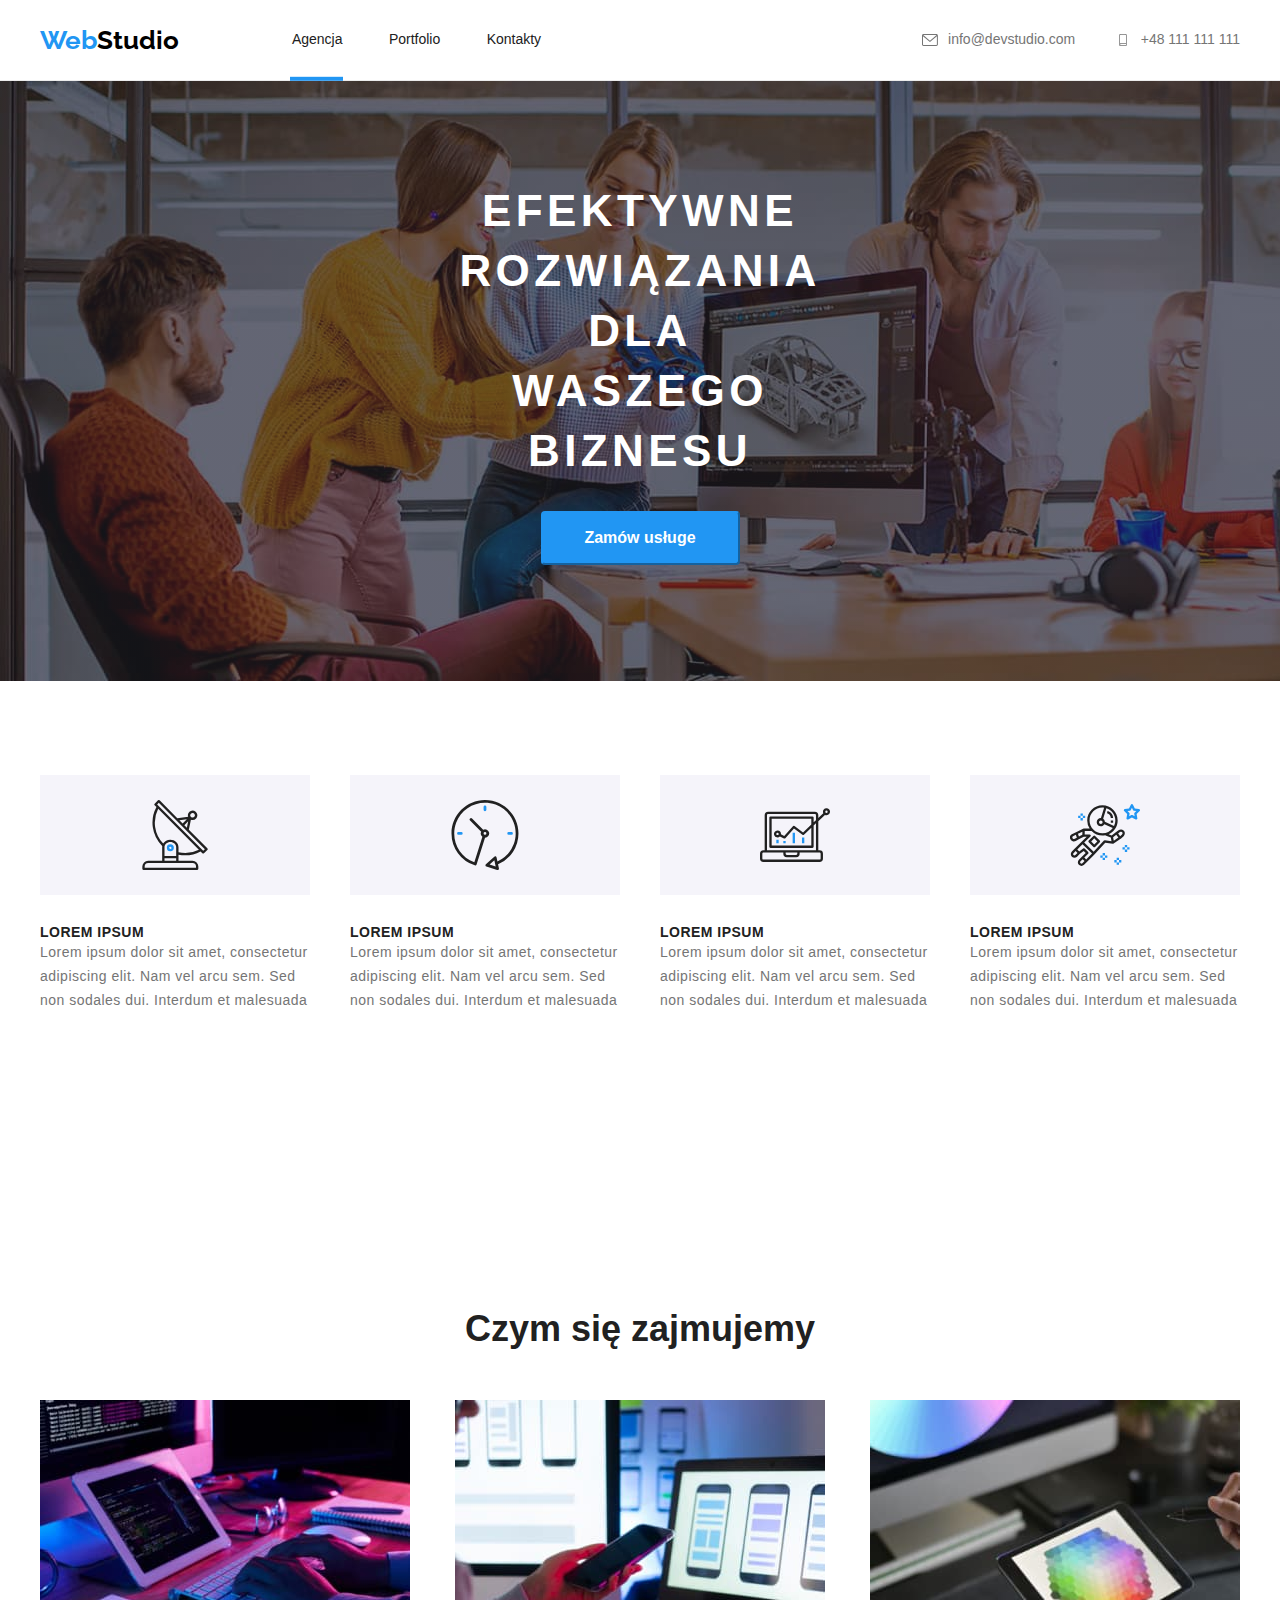
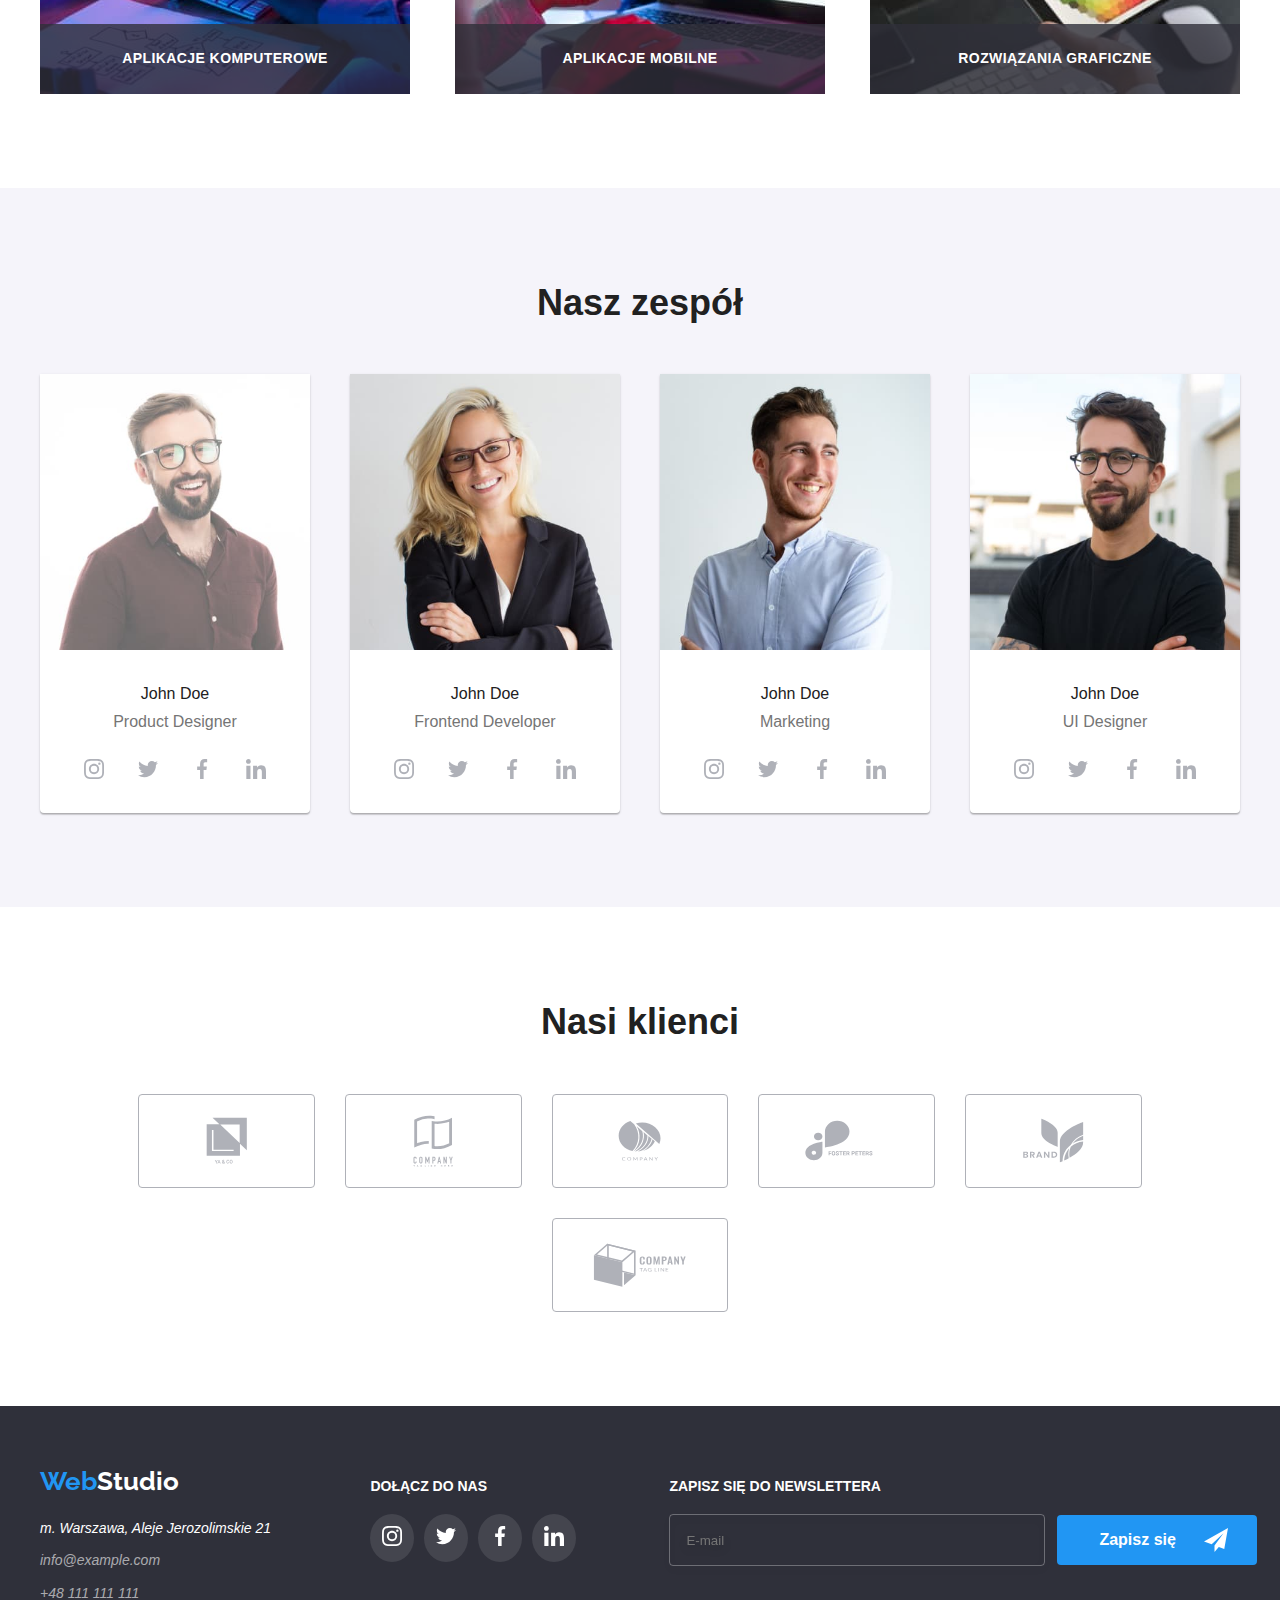
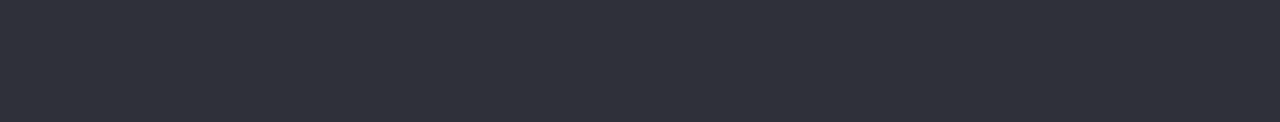
<file: index.html>
<!DOCTYPE html>
<html lang="pl">
  <head>
    <meta charset="UTF-8" />
    <meta http-equiv="X-UA-Compatible" content="IE=edge" />
    <meta name="viewport" content="width=device-width, initial-scale=1.0" />
    <title>Studio</title>
    <link
      rel="stylesheet"
      href="https://cdnjs.cloudflare.com/ajax/libs/modern-normalize/1.1.0/modern-normalize.min.css"
      integrity="sha512-wpPYUAdjBVSE4KJnH1VR1HeZfpl1ub8YT/NKx4PuQ5NmX2tKuGu6U/JRp5y+Y8XG2tV+wKQpNHVUX03MfMFn9Q=="
      crossorigin="anonymous"
      referrerpolicy="no-referrer"
    />
    <link
      href="https://fonts.googleapis.com/css2?family=Raleway:wght@700&display=swap"
      rel="stylesheet"
    />
    <link rel="stylesheet" href="css/main.min.css" />
  </head>
  <body>
    <div class="modalbackground is-hidden" data-modal>
      <div class="modal">
        <p class="modal__title">Zostaw swoje dane w formularzu poniżej</p>
        <form
          class="form"
          autocomplete="off"
          method="POST"
          action="javascript:void(0);"
          id="form-data"
        >
          <span class="form__label">Imie</span>
          <label class="form__section">
            <svg width="12" height="12" class="form__icon">
              <use href="./images/icons.svg#icon-Vector2"></use>
            </svg>
            <input class="form__input" type="text" name="name" required />
          </label>
          <span class="form__label">Telefon</span>
          <label class="form__section">
            <svg width="12" height="12" class="form__icon">
              <use href="./images/icons.svg#icon-phone-black"></use>
            </svg>
            <input class="form__input" type="tel" pattern="[0-9]{9}" name="phone" required />
          </label>
          <span class="form__label">Email</span>
          <label class="form__section">
            <svg width="12" height="12" class="form__icon">
              <use href="./images/icons.svg#icon-email-black"></use>
            </svg>
            <input class="form__input" type="email" name="email" required />
          </label>
          <span class="form__label">Komentarz</span>
          <label class="form__section">
            <textarea
              class="form__area"
              id="id-comment"
              name="comment"
              placeholder="Wprowadź tekst"
            ></textarea>
          </label>
          <label class="form__terms" for="terms-and-conditions">
            <input
              class="form__checkbox"
              id="terms-and-conditions"
              type="checkbox"
              required
              name="terms-and-conditions"
            />
            <span
              >Oświadczam iż akceptuję <a class="form__link" href="#">Regulamin</a> i
              <a class="form__link" href="#">Politykę Prywatności.</a></span
            >
          </label>
          <div class="form__buttonarea">
            <button class="form__button" type="submit">Wyślij</button>
          </div>
        </form>
        <div class="xbutton">
          <div class="xbutton__body">
            <button data-modal-close class="xbutton__button">
              <svg class="xbutton__icon" width="14" height="14">
                <use href="./images/icons.svg#icon-Vector"></use>
              </svg>
            </button>
          </div>
        </div>
      </div>
    </div>
    <div class="mobileMenu js-menu-container" id="mobile-menu">
      <button class="mobileMenu__button js-close-menu">
        <svg class="mobileMenu__icon" width="14" height="14">
          <use href="./images/icons.svg#mobileClose"></use>
        </svg>
      </button>
      <div class="mobileMenu__list">
        <div class="mobileMenu__item">
          <a href="index.html" class="mobileMenu__link mobileMenu__link--active">Agencja</a>
        </div>
        <div class="mobileMenu__item">
          <a href="portfolio.html" class="mobileMenu__link">Portfolio</a>
        </div>
        <div class="mobileMenu__item"><a href="" class="mobileMenu__link">Kontakty</a></div>
        <div class="mobileMenu__phone">
          <a class="mobileMenu__phoneLink" href="tel:+48111111111">+48 111 111 111</a>
        </div>
        <div class="mobileMenu__mail">
          <a class="mobileMenu__mailLink" href="mailto:info@devstudio.com">info@devstudio.com</a>
        </div>
        <div class="mobileMenu__item">
          <div class="mobileMenu__socialList">
            <a class="mobileMenu__socialLinks mobileMenu__socialLinks--leftpaddingNone" href=""
              >Instagram</a
            >
            <a class="mobileMenu__socialLinks" href="">Twitter</a>
            <a class="mobileMenu__socialLinks" href="">Facebook</a>
            <a class="mobileMenu__socialLinks mobileMenu__socialLinks--borderNone" href=""
              >Linkedin</a
            >
          </div>
        </div>
      </div>
    </div>
    <header class="header">
      <div class="header__body">
        <a class="logo" href="#">
          <span class="logo__web">Web</span>
          <span class="logo__span">Studio</span>
        </a>
        <div class="header__mobileButton">
          <div class="mobileButton">
            <button
              class="mobileButton__button menu-toggle js-open-menu"
              aria-expanded="false"
              aria-controls="mobile-menu"
            >
              <svg class="mobileButton__icon" width="24" height="16">
                <use href="./images/icons.svg#mobileMenu"></use>
              </svg>
            </button>
          </div>
        </div>
        <nav class="navigation">
          <ul class="navigation__list">
            <li class="navigation__item">
              <a class="navigation navigation__link navigation__link--underline" href="index.html"
                >Agencja</a
              >
            </li>
            <li class="navigation__item">
              <a class="navigation navigation__link--padding" href="portfolio.html">Portfolio</a>
            </li>
            <li class="navigation__item">
              <a class="navigation__link transition" href="">Kontakty</a>
            </li>
          </ul>
        </nav>
        <div class="address">
          <div class="address__section">
            <svg width="16" height="12" class="address__icon">
              <use href="./images/icons.svg#icon-envelope"></use>
            </svg>
            <a class="address__link" href="mailto:info@devstudio.com">info@devstudio.com</a>
          </div>
          <div class="address__section address__section--padding">
            <svg width="16" height="12" class="address__icon">
              <use href="./images/icons.svg#icon-smartphone"></use>
            </svg>
            <a class="address__link" href="tel:+48111111111">+48 111 111 111</a>
          </div>
        </div>
      </div>
    </header>
    <main>
      <div class="effsolutions">
        <section class="effsolutions__section">
          <h1 class="effsolutions__title">EFEKTYWNE ROZWIĄZANIA DLA WASZEGO BIZNESU</h1>
          <div>
            <button data-modal-open class="button effsolutions__button" type="button">
              Zamów usługe
            </button>
          </div>
        </section>
      </div>
      <div class="placeholder">
        <div class="placeholder__section">
          <ul class="placeholder__list">
            <li class="placeholder__element">
              <div class="placeholder__elementArea">
                <div class="placeholder__icon">
                  <svg width="70" height="70">
                    <use href="./images/icons.svg#icon-antenna-1"></use>
                  </svg>
                </div>
                <hgroup class="placeholder__titlegroup">
                  <h2 class="placeholder__title">LOREM IPSUM</h2>
                  <p class="placeholder__comment">
                    Lorem ipsum dolor sit amet, consectetur adipiscing elit. Nam vel arcu sem. Sed
                    non sodales dui. Interdum et malesuada
                  </p>
                </hgroup>
              </div>
            </li>
            <li class="placeholder__element">
              <div class="placeholder__elementArea">
                <div class="placeholder__icon">
                  <svg width="70" height="70">
                    <use href="./images/icons.svg#icon-clock-1"></use>
                  </svg>
                </div>
                <hgroup class="placeholder__titlegroup">
                  <h2 class="placeholder__title">LOREM IPSUM</h2>
                  <p class="placeholder__comment">
                    Lorem ipsum dolor sit amet, consectetur adipiscing elit. Nam vel arcu sem. Sed
                    non sodales dui. Interdum et malesuada
                  </p>
                </hgroup>
              </div>
            </li>
            <li class="placeholder__element">
              <div class="placeholder__elementArea">
                <div class="placeholder__icon">
                  <svg width="70" height="70">
                    <use href="./images/icons.svg#icon-diagram-1"></use>
                  </svg>
                </div>
                <hgroup class="placeholder__titlegroup">
                  <h2 class="placeholder__title">LOREM IPSUM</h2>
                  <p class="placeholder__comment">
                    Lorem ipsum dolor sit amet, consectetur adipiscing elit. Nam vel arcu sem. Sed
                    non sodales dui. Interdum et malesuada
                  </p>
                </hgroup>
              </div>
            </li>
            <li class="placeholder__element">
              <div class="placeholder__elementArea">
                <div class="placeholder__icon">
                  <svg width="70" height="70">
                    <use href="./images/icons.svg#icon-astronaut-1"></use>
                  </svg>
                </div>
                <hgroup class="placeholder__titlegroup">
                  <h2 class="placeholder__title">LOREM IPSUM</h2>
                  <p class="placeholder__comment">
                    Lorem ipsum dolor sit amet, consectetur adipiscing elit. Nam vel arcu sem. Sed
                    non sodales dui. Interdum et malesuada
                  </p>
                </hgroup>
              </div>
            </li>
          </ul>
        </div>
        <section class="container ourservices">
          <h2 class="ourservices__title">Czym się zajmujemy</h2>
          <ul class="ourservices__list">
            <li class="placeholder__element">
              <div class="ourservices__section">
                <p class="ourservices__comment">APLIKACJE KOMPUTEROWE</p>
                <img
                  src="images/services/programming.jpg"
                  alt="Programista piszący kod"
                  width="370"
                  height="294"
                />
              </div>
            </li>
            <li class="placeholder__element">
              <div class="ourservices__section">
                <p class="ourservices__comment">APLIKACJE MOBILNE</p>
                <img
                  src="images/services/design.jpg"
                  alt="Programista projektujący układ aplikacji"
                  width="370"
                  height="294"
                />
              </div>
            </li>
            <li class="placeholder__element">
              <div class="ourservices__section">
                <p class="ourservices__comment">ROZWIĄZANIA GRAFICZNE</p>
                <img
                  src="images/services/ui.jpg"
                  alt="Programista dobierający kolorystykę"
                  width="370"
                  height="294"
                />
              </div>
            </li>
          </ul>
        </section>
      </div>
      <section class="ourteam">
        <div class="ourteam__main">
          <h2 class="ourteam__title">Nasz zespół</h2>
          <ul class="ourteam__list">
            <li class="teammember">
              <picture>
                <source
                  media="screen and (max-width: 449px)"
                  srcset="images/team/teamFirst.jpg, images/team/teamFirst_2x.jpg 2x"
                  width="320"
                />
                <source
                  media="screen and (min-width: 450x) and (max-width: 767px)"
                  srcset="images/team/teamFirst.jpg, images/team/teamFirst_2x.jpg 2x"
                  width="450"
                />
                <source
                  media="screen and (min-width: 768px) and (max-width: 1199px)"
                  srcset="images/team/teamFirst.jpg, images/team/teamFirst_2x.jpg 2x"
                  width="354"
                />
                <source
                  media="(min-width: 1200px)"
                  srcset="images/team/teamFirst.jpg, images/team/teamFirst_2x.jpg 2x"
                  width="270"
                />
                <img src="images/team/teamFirst.jpg" alt="John Doe" />
              </picture>
              <div class="teammember__name">John Doe</div>
              <div class="teammember__role">Product Designer</div>
              <div class="teammember__socials">
                <div class="socials">
                  <div class="socials__area socials--body transition">
                    <div class="socials__subarea socials--body transition">
                      <svg class="socials__icon" width="20" height="20">
                        <use href="./images/icons.svg#icon-instagram-2"></use>
                      </svg>
                    </div>
                  </div>
                  <div class="socials__area socials--body transition">
                    <div class="socials__subarea socials--body transition">
                      <svg class="socials__icon" width="20" height="20">
                        <use href="./images/icons.svg#icon-twitter-1"></use>
                      </svg>
                    </div>
                  </div>
                  <div class="socials__area socials--body transition">
                    <div class="socials__subarea socials--body transition">
                      <svg class="socials__icon" width="20" height="20">
                        <use href="./images/icons.svg#icon-facebook-1"></use>
                      </svg>
                    </div>
                  </div>
                  <div class="socials__area socials--body transition">
                    <div class="socials__subarea socials--body transition">
                      <svg class="socials__icon" width="20" height="20">
                        <use href="./images/icons.svg#icon-linkedin-1"></use>
                      </svg>
                    </div>
                  </div>
                </div>
              </div>
            </li>
            <li class="teammember">
              <picture>
                 <source
                  media="screen and (max-width: 449px)"
                  srcset="images/team/teamSecond.jpg, images/team/teamSecond_2x.jpg 2x"
                  width="320"
                />
                <source
                  media="screen and (max-width: 767px)"
                  srcset="images/team/teamSecond.jpg, images/team/teamSecond_2x.jpg 2x"
                  width="450"
                />
                <source
                  media="screen and (min-width: 768px) and (max-width: 1199px)"
                  srcset="images/team/teamSecond.jpg, images/team/teamSecond_2x.jpg 2x"
                  width="354"
                />
                <source
                  media="(min-width: 1200px)"
                  srcset="images/team/teamSecond.jpg, images/team/teamSecond_2x.jpg 2x"
                  width="270"
                />
                <img src="images/team/teamSecond.jpg" alt="John Doe" />
              </picture>
              <div class="teammember__name">John Doe</div>
              <div class="teammember__role">Frontend Developer</div>
              <div class="teammember__socials">
                <div class="socials">
                  <div class="socials__area socials--body transition">
                    <div class="socials__subarea socials--body transition">
                      <svg class="socials__icon" width="20" height="20">
                        <use href="./images/icons.svg#icon-instagram-2"></use>
                      </svg>
                    </div>
                  </div>
                  <div class="socials__area socials--body transition">
                    <div class="socials__subarea socials--body transition">
                      <svg class="socials__icon" width="20" height="20">
                        <use href="./images/icons.svg#icon-twitter-1"></use>
                      </svg>
                    </div>
                  </div>
                  <div class="socials__area socials--body transition">
                    <div class="socials__subarea socials--body transition">
                      <svg class="socials__icon" width="20" height="20">
                        <use href="./images/icons.svg#icon-facebook-1"></use>
                      </svg>
                    </div>
                  </div>
                  <div class="socials__area socials--body transition">
                    <div class="socials__subarea socials--body transition">
                      <svg class="socials__icon" width="20" height="20">
                        <use href="./images/icons.svg#icon-linkedin-1"></use>
                      </svg>
                    </div>
                  </div>
                </div>
              </div>
            </li>
            <li class="teammember">
              <picture>
                 <source
                  media="screen and (max-width: 449px)"
                  srcset="images/team/teamThird.jpg, images/team/teamThird_2x.jpg 2x"
                  width="320"
                />
                <source
                  media="screen and (max-width: 767px)"
                  srcset="images/team/teamThird.jpg, images/team/teamThird_2x.jpg 2x"
                  width="450"
                />
                <source
                  media="screen and (min-width: 768px) and (max-width: 1199px)"
                  srcset="images/team/teamThird.jpg, images/team/teamThird_2x.jpg 2x"
                  width="354"
                />
                <source
                  media="(min-width: 1200px)"
                  srcset="images/team/teamThird.jpg, images/team/teamThird_2x.jpg 2x"
                  width="270"
                />
                <img src="images/team/teamThird.jpg" alt="John Doe" />
              </picture>
              <div class="teammember__name">John Doe</div>
              <div class="teammember__role">Marketing</div>
              <div class="teammember__socials">
                <div class="socials">
                  <div class="socials__area socials--body transition">
                    <div class="socials__subarea socials--body transition">
                      <svg class="socials__icon" width="20" height="20">
                        <use href="./images/icons.svg#icon-instagram-2"></use>
                      </svg>
                    </div>
                  </div>
                  <div class="socials__area socials--body transition">
                    <div class="socials__subarea socials--body transition">
                      <svg class="socials__icon" width="20" height="20">
                        <use href="./images/icons.svg#icon-twitter-1"></use>
                      </svg>
                    </div>
                  </div>
                  <div class="socials__area socials--body transition">
                    <div class="socials__subarea socials--body transition">
                      <svg class="socials__icon" width="20" height="20">
                        <use href="./images/icons.svg#icon-facebook-1"></use>
                      </svg>
                    </div>
                  </div>
                  <div class="socials__area socials--body transition">
                    <div class="socials__subarea socials--body transition">
                      <svg class="socials__icon" width="20" height="20">
                        <use href="./images/icons.svg#icon-linkedin-1"></use>
                      </svg>
                    </div>
                  </div>
                </div>
              </div>
            </li>
            <li class="teammember">
              <picture>
                 <source
                  media="screen and (max-width: 449px)"
                  srcset="images/team/teamFourth.jpg, images/team/teamFourth_2x.jpg 2x"
                  width="320"
                />
                <source
                  media="screen and (max-width: 767px)"
                  srcset="images/team/teamFourth.jpg, images/team/teamFourth_2x.jpg 2x"
                  width="450"
                />
                <source
                  media="screen and (min-width: 768px) and (max-width: 1199px)"
                  srcset="images/team/teamFourth.jpg, images/team/teamFourth_2x.jpg 2x"
                  width="354"
                />
                <source
                  media="(min-width: 1200px)"
                  srcset="images/team/teamFourth.jpg, images/team/teamFourth_2x.jpg 2x"
                  width="270"
                />
                <img src="images/team/teamFourth.jpg" alt="John Doe" />
              </picture>
              <div class="teammember__name">John Doe</div>
              <div class="teammember__role">UI Designer</div>
              <div class="teammember__socials">
                <div class="socials">
                  <div class="socials__area socials--body transition">
                    <div class="socials__subarea socials--body transition">
                      <svg class="socials__icon" width="20" height="20">
                        <use href="./images/icons.svg#icon-instagram-2"></use>
                      </svg>
                    </div>
                  </div>
                  <div class="socials__area socials--body transition">
                    <div class="socials__subarea socials--body transition">
                      <svg class="socials__icon" width="20" height="20">
                        <use href="./images/icons.svg#icon-twitter-1"></use>
                      </svg>
                    </div>
                  </div>
                  <div class="socials__area socials--body transition">
                    <div class="socials__subarea socials--body transition">
                      <svg class="socials__icon" width="20" height="20">
                        <use href="./images/icons.svg#icon-facebook-1"></use>
                      </svg>
                    </div>
                  </div>
                  <div class="socials__area socials--body transition">
                    <div class="socials__subarea socials--body transition">
                      <svg class="socials__icon" width="20" height="20">
                        <use href="./images/icons.svg#icon-linkedin-1"></use>
                      </svg>
                    </div>
                  </div>
                </div>
              </div>
            </li>
          </ul>
        </div>
      </section>
      <section class="ourClients">
        <h2 class="ourClients__title">Nasi klienci</h2>
        <div class="ourClients__section">
          <div class="client client--border">
            <svg width="41" height="47" class="client__image transition">
              <use href="./images/icons.svg#icon-Union"></use>
            </svg>
          </div>
          <div class="client client--border">
            <svg width="40" height="52" class="client__image transition">
              <use href="./images/icons.svg#icon-group1"></use>
            </svg>
          </div>
          <div class="client client--border">
            <svg width="43" height="41" class="client__image transition">
              <use href="./images/icons.svg#icon-Object1"></use>
            </svg>
          </div>
          <div class="client client--border">
            <svg width="84" height="41" class="client__image transition">
              <use href="./images/icons.svg#icon-group2"></use>
            </svg>
          </div>
          <div class="client client--border">
            <svg width="63" height="45" class="client__image transition">
              <use href="./images/icons.svg#icon-group3"></use>
            </svg>
          </div>
          <div class="client client--border">
            <svg width="94" height="44" class="client__image transition">
              <use href="./images/icons.svg#icon-Object4"></use>
            </svg>
          </div>
        </div>
      </section>
    </main>
    <footer class="footer">
      <div class="footer__area">
        <div class="footer__subarea">
          <div class="footer__logo--padding">
            <a class="logo" href="#">
              <span class="logo__web">Web</span>
              <span class="logo__span logo--whitefont">Studio</span>
            </a>
          </div>
          <address class="footer__addressarea">
            <div class="footer__address">m. Warszawa, Aleje Jerozolimskie 21</div>
            <a
              class="footer__address footer__address--greyFont footer__address--padding"
              href="mailto:info@example.com"
            >
              info@example.com
            </a>
            <a class="footer__address footer__address--greyFont" href="tel:+48111111111"
              >+48 111 111 111</a
            >
          </address>
        </div>
        <div class="footer__socialarea">
          <p class="footer__comment">DOŁĄCZ DO NAS</p>
          <div class="footer__socials">
            <div class="socials">
              <div class="socials__area socials__area--greybackground transition">
                <div class="socials__subarea socials__subarea--whitecolor">
                  <svg class="socials__icon" width="20" height="20">
                    <use href="./images/icons.svg#icon-instagram-2"></use>
                  </svg>
                </div>
              </div>
              <div class="socials__area socials__area--greybackground transition">
                <div class="socials__subarea socials__subarea--whitecolor">
                  <svg class="socials__icon" width="20" height="20">
                    <use href="./images/icons.svg#icon-twitter-1"></use>
                  </svg>
                </div>
              </div>
              <div class="socials__area socials__area--greybackground transition">
                <div class="socials__subarea socials__subarea--whitecolor">
                  <svg class="socials__icon" width="20" height="20">
                    <use href="./images/icons.svg#icon-facebook-1"></use>
                  </svg>
                </div>
              </div>
              <div class="socials__area socials__area--greybackground transition">
                <div class="socials__subarea socials__subarea--whitecolor">
                  <svg class="socials__icon" width="20" height="20">
                    <use href="./images/icons.svg#icon-linkedin-1"></use>
                  </svg>
                </div>
              </div>
            </div>
          </div>
        </div>
        <div class="footer__newsletter">
          <div class="newsletter">
            <p class="newsletter__comment">ZAPISZ SIĘ DO NEWSLETTERA</p>
            <div class="newsletter__section">
              <form
                class="newsletter__form"
                autocomplete="off"
                method="POST"
                action="javascript:void(0);"
                id="footer-email"
              >
                <label class="newsletter__label">
                  <input
                    class="newsletter__input"
                    type="email"
                    name="email"
                    placeholder="E-mail"
                    required
                  />
                </label>
                <div class="newsletter__buttonArea">
                  <button class="newsletter__button" type="submit">
                    <span class="newsletter__button--comment">Zapisz się</span>
                    <svg class="socials__icon" width="24" height="24">
                      <use href="./images/icons.svg#icon-icon-send"></use>
                    </svg>
                  </button>
                </div>
              </form>
            </div>
          </div>
        </div>
      </div>
    </footer>
    <script src="./js/modal.js"></script>
    <script defer src="js/mobile-menu.js"></script>
  </body>
</html>
</file>
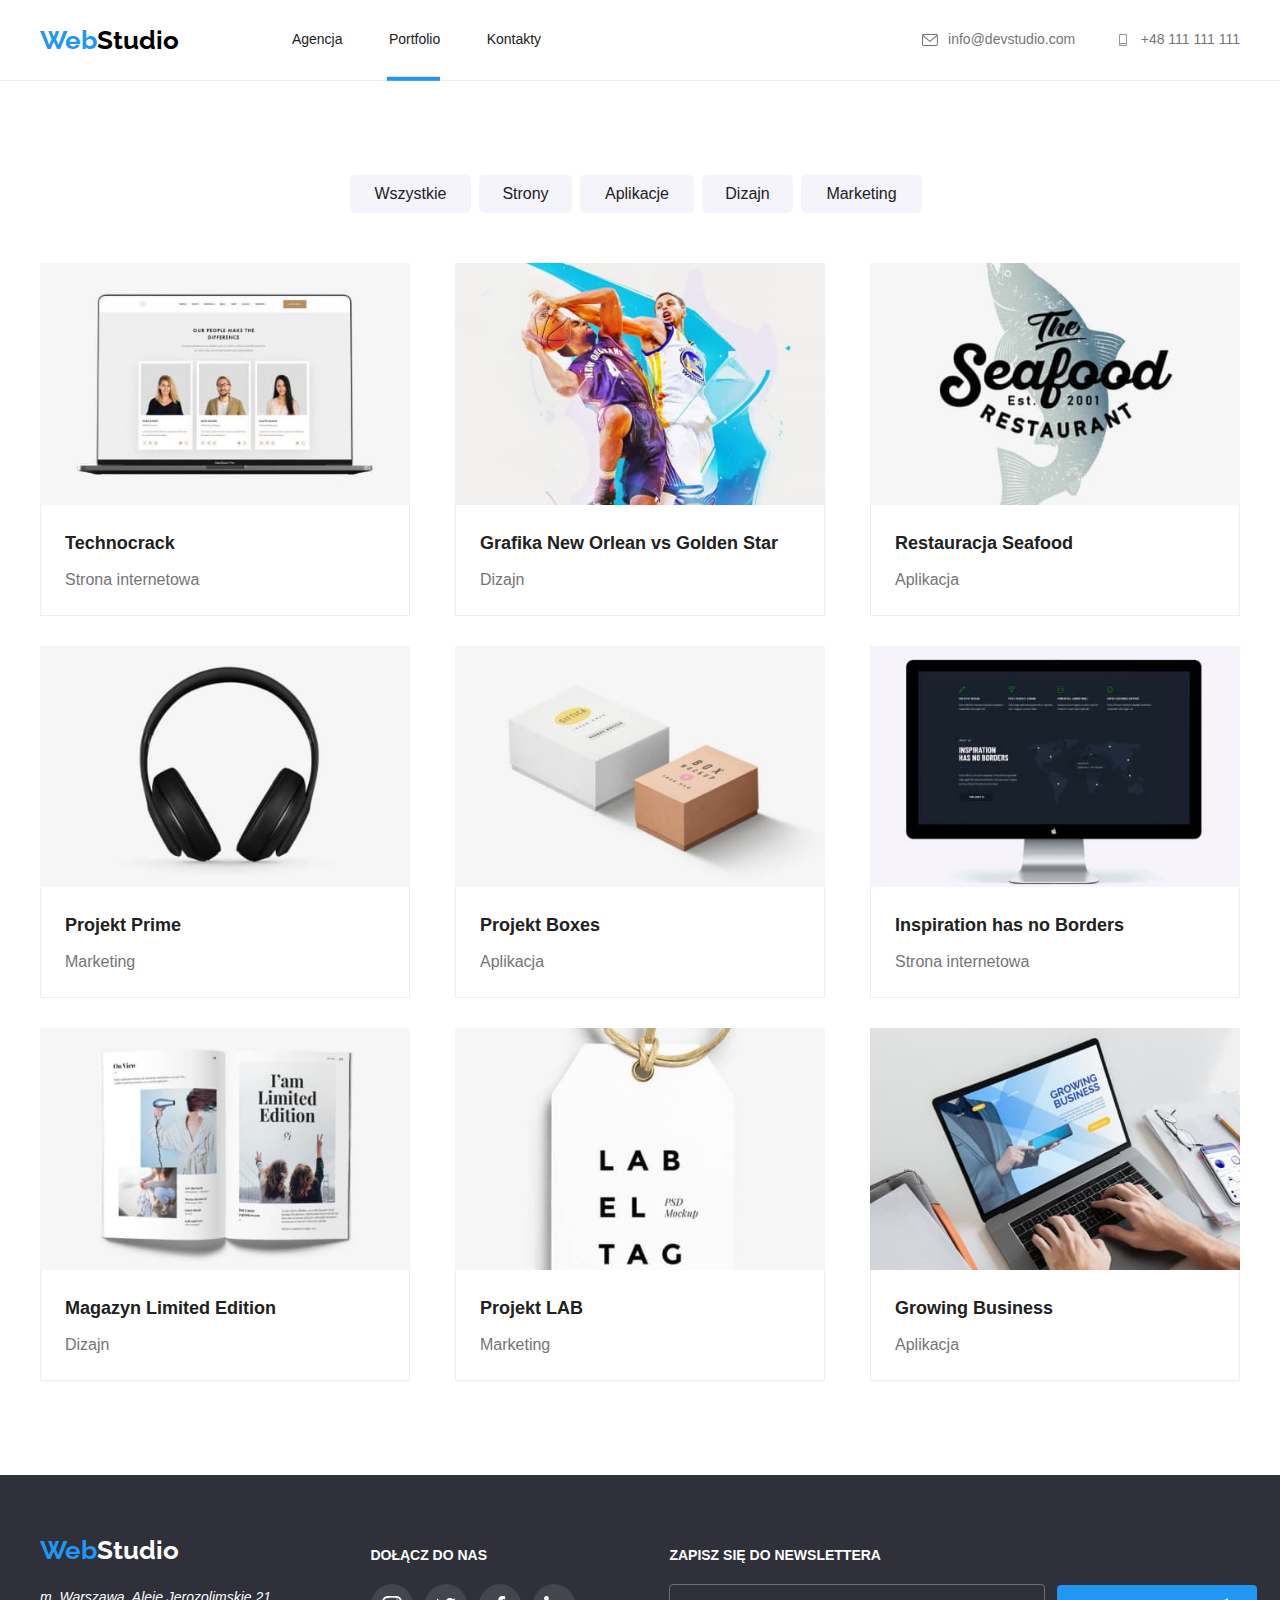
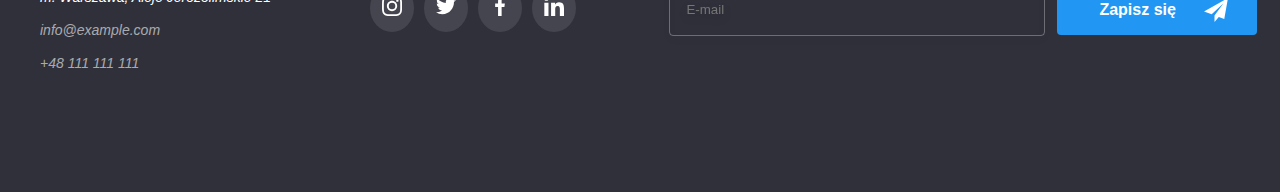
<file: portfolio.html>
<!DOCTYPE html>
<html lang="pl">
  <head>
    <meta charset="UTF-8" />
    <meta http-equiv="X-UA-Compatible" content="IE=edge" />
    <meta name="viewport" content="width=device-width, initial-scale=1.0" />
    <title>Studio</title>
    <link
      rel="stylesheet"
      href="https://cdnjs.cloudflare.com/ajax/libs/modern-normalize/1.1.0/modern-normalize.min.css"
      integrity="sha512-wpPYUAdjBVSE4KJnH1VR1HeZfpl1ub8YT/NKx4PuQ5NmX2tKuGu6U/JRp5y+Y8XG2tV+wKQpNHVUX03MfMFn9Q=="
      crossorigin="anonymous"
      referrerpolicy="no-referrer"
    />
    <link
      href="https://fonts.googleapis.com/css2?family=Raleway:wght@700&display=swap"
      rel="stylesheet"
    />
    <link rel="stylesheet" href="css/main.min.css" />
  </head>
  <body>
    <div class="modalbackground is-hidden" data-modal>
      <div class="modal">
        <p class="modal__title">Zostaw swoje dane w formularzu poniżej</p>
        <form
          class="form"
          autocomplete="off"
          method="POST"
          action="javascript:void(0);"
          id="form-data"
        >
          <span class="form__label">Imie</span>
          <label class="form__section">
            <svg width="12" height="12" class="form__icon">
              <use href="./images/icons.svg#icon-Vector2"></use>
            </svg>
            <input class="form__input" type="text" name="name" required />
          </label>
          <span class="form__label">Telefon</span>
          <label class="form__section">
            <svg width="12" height="12" class="form__icon">
              <use href="./images/icons.svg#icon-phone-black"></use>
            </svg>
            <input class="form__input" type="tel" pattern="[0-9]{9}" name="phone" required />
          </label>
          <span class="form__label">Email</span>
          <label class="form__section">
            <svg width="12" height="12" class="form__icon">
              <use href="./images/icons.svg#icon-email-black"></use>
            </svg>
            <input class="form__input" type="email" name="email" required />
          </label>
          <span class="form__label">Komentarz</span>
          <label class="form__section">
            <textarea
              class="form__area"
              id="id-comment"
              name="comment"
              placeholder="Wprowadź tekst"
            ></textarea>
          </label>
          <label class="form__terms" for="terms-and-conditions">
            <input
              class="form__checkbox"
              id="terms-and-conditions"
              type="checkbox"
              required
              name="terms-and-conditions"
            />
            <span
              >Oświadczam iż akceptuję <a class="form__link" href="#">Regulamin</a> i
              <a class="form__link" href="#">Politykę Prywatności.</a></span
            >
          </label>
          <div class="form__buttonarea">
            <button class="form__button" type="submit">Wyślij</button>
          </div>
        </form>
        <div class="xbutton">
          <div class="xbutton__body">
            <button data-modal-close class="xbutton__button">
              <svg class="xbutton__icon" width="14" height="14">
                <use href="./images/icons.svg#icon-Vector"></use>
              </svg>
            </button>
          </div>
        </div>
      </div>
    </div>
    <div class="mobileMenu js-menu-container" id="mobile-menu">
      <button class="mobileMenu__button js-close-menu">
        <svg class="mobileMenu__icon" width="14" height="14">
          <use href="./images/icons.svg#mobileClose"></use>
        </svg>
      </button>
      <div class="mobileMenu__list">
        <div class="mobileMenu__item">
          <a href="index.html" class="mobileMenu__link">Agencja</a>
        </div>
        <div class="mobileMenu__item">
          <a href="portfolio.html" class="mobileMenu__link mobileMenu__link--active">Portfolio</a>
        </div>
        <div class="mobileMenu__item"><a href="" class="mobileMenu__link">Kontakty</a></div>
        <div class="mobileMenu__phone">
          <a class="mobileMenu__phoneLink" href="tel:+48111111111">+48 111 111 111</a>
        </div>
        <div class="mobileMenu__mail">
          <a class="mobileMenu__mailLink" href="mailto:info@devstudio.com">info@devstudio.com</a>
        </div>
        <div class="mobileMenu__item">
          <div class="mobileMenu__socialList">
            <a class="mobileMenu__socialLinks mobileMenu__socialLinks--leftpaddingNone" href=""
              >Instagram</a
            >
            <a class="mobileMenu__socialLinks" href="">Twitter</a>
            <a class="mobileMenu__socialLinks" href="">Facebook</a>
            <a class="mobileMenu__socialLinks mobileMenu__socialLinks--borderNone" href=""
              >Linkedin</a
            >
          </div>
        </div>
      </div>
    </div>
    <header class="header">
      <div class="header__body">
        <a class="logo" href="#">
          <span class="logo__web">Web</span>
          <span class="logo__span">Studio</span>
        </a>
        <div class="header__mobileButton">
          <div class="mobileButton">
            <button
              class="mobileButton__button menu-toggle js-open-menu"
              aria-expanded="false"
              aria-controls="mobile-menu"
            >
              <svg class="mobileButton__icon" width="24" height="16">
                <use href="./images/icons.svg#mobileMenu"></use>
              </svg>
            </button>
          </div>
        </div>
        <nav class="navigation">
          <ul class="navigation__list">
            <li class="navigation__item">
              <a class="navigation navigation__link" href="index.html">Agencja</a>
            </li>
            <li class="navigation__item">
              <a
                class="navigation navigation__link--padding navigation__link--underline"
                href="portfolio.html"
                >Portfolio</a
              >
            </li>
            <li class="navigation__item">
              <a class="navigation__link transition" href="">Kontakty</a>
            </li>
          </ul>
        </nav>
        <div class="address">
          <div class="address__section">
            <svg width="16" height="12" class="address__icon">
              <use href="./images/icons.svg#icon-envelope"></use>
            </svg>
            <a class="address__link" href="mailto:info@devstudio.com">info@devstudio.com</a>
          </div>
          <div class="address__section address__section--padding">
            <svg width="16" height="12" class="address__icon">
              <use href="./images/icons.svg#icon-smartphone"></use>
            </svg>
            <a class="address__link" href="tel:+48111111111">+48 111 111 111</a>
          </div>
        </div>
      </div>
    </header>
    <main>
      <div class="container section">
        <div>
          <nav>
            <ul class="buttons">
              <li class="buttons__element buttons__element--width1">
                <button class="buttons__button" type="button">Wszystkie</button>
              </li>
              <li class="buttons__element buttons__element--width2">
                <button class="buttons__button" type="button">Strony</button>
              </li>
              <li class="buttons__element buttons__element--width3">
                <button class="buttons__button" type="button">Aplikacje</button>
              </li>
              <li class="buttons__element buttons__element--width4">
                <button class="buttons__button" type="button">Dizajn</button>
              </li>
              <li class="buttons__element buttons__element--width5">
                <button class="buttons__button" type="button">Marketing</button>
              </li>
            </ul>
          </nav>
        </div>
        <div>
          <ul class="portfolio">
            <li class="portfolio-example">
              <div class="portfolio-example__overarea">
                <div class="portfolio-example__area">
                  <div class="portfolio-example__bluewindow">
                    Technocrack jest popularną platformą wykorzystywaną do rozpowszechniania
                    koronawirusa. Firmy wykorzystują tę platformę do celów szpiegowski i ataków na
                    niezabezpieczone serwery konkurencji
                  </div>
                  <picture>
                    <source
                      media="screen and (max-width: 449px)"
                      srcset="
                        images/portfolio/webPageOnLaptop.jpg,
                        images/portfolio/webPageOnLaptop_2x.jpg 2x
                      "
                      width="320"
                    />
                    <source
                      media="screen and (max-width: 767px)"
                      srcset="
                        images/portfolio/webPageOnLaptop.jpg,
                        images/portfolio/webPageOnLaptop_2x.jpg 2x
                      "
                      width="450"
                    />
                    <source
                      media="screen and (min-width: 768px) and (max-width: 1199px)"
                      srcset="
                        images/portfolio/webPageOnLaptop.jpg,
                        images/portfolio/webPageOnLaptop_2x.jpg 2x
                      "
                      width="354"
                    />
                    <source
                      media="(min-width: 1200px)"
                      srcset="
                        images/portfolio/webPageOnLaptop.jpg,
                        images/portfolio/webPageOnLaptop_2x.jpg 2x
                      "
                      width="370"
                    />
                    <img
                      class="portfolio-example__image"
                      src="images/portfolio/webPageOnLaptop.jpg"
                      alt="Obraz strony internetowej na laptopie"
                    />
                  </picture>
                </div>
                <section class="portfolio-example__section">
                  <hgroup class="portfolio-example__titlegroup">
                    <h2 class="portfolio-example__title">Technocrack</h2>
                    <p class="portfolio-example__comment">Strona internetowa</p>
                  </hgroup>
                </section>
              </div>
            </li>
            <li class="portfolio-example">
              <div class="portfolio-example__overarea">
                <div class="portfolio-example__area">
                  <div class="portfolio-example__bluewindow">
                    Technocrack jest popularną platformą wykorzystywaną do rozpowszechniania
                    koronawirusa. Firmy wykorzystują tę platformę do celów szpiegowski i ataków na
                    niezabezpieczone serwery konkurencji
                  </div>
                  <picture>
                    <source
                      media="screen and (max-width: 449px)"
                      srcset="
                        images/portfolio/basketballPlayers.jpg,
                        images/portfolio/basketballPlayers_2x.jpg 2x
                      "
                      width="320"
                    />
                    <source
                      media="screen and (max-width: 767px)"
                      srcset="
                        images/portfolio/basketballPlayers.jpg,
                        images/portfolio/basketballPlayers_2x.jpg 2x
                      "
                      width="450"
                    />
                    <source
                      media="screen and (min-width: 768px) and (max-width: 1199px)"
                      srcset="
                        images/portfolio/basketballPlayers.jpg,
                        images/portfolio/basketballPlayers_2x.jpg 2x
                      "
                      width="354"
                    />
                    <source
                      media="(min-width: 1200px)"
                      srcset="
                        images/portfolio/basketballPlayers.jpg,
                        images/portfolio/basketballPlayers_2x.jpg 2x
                      "
                      width="370"
                    />
                    <img
                      class="portfolio-example__image"
                      src="images/portfolio/basketballPlayers.jpg"
                      alt="Obraz strony internetowej na laptopie"
                    />
                  </picture>
                </div>
                <section class="portfolio-example__section">
                  <hgroup class="portfolio-example__titlegroup">
                    <h2 class="portfolio-example__title">Grafika New Orlean vs Golden Star</h2>
                    <p class="portfolio-example__comment">Dizajn</p>
                  </hgroup>
                </section>
              </div>
            </li>
            <li class="portfolio-example">
              <div class="portfolio-example__overarea">
                <div class="portfolio-example__area">
                  <div class="portfolio-example__bluewindow">
                    Technocrack jest popularną platformą wykorzystywaną do rozpowszechniania
                    koronawirusa. Firmy wykorzystują tę platformę do celów szpiegowski i ataków na
                    niezabezpieczone serwery konkurencji
                  </div>
                  <picture>
                    <source
                      media="screen and (max-width: 449px)"
                      srcset="
                        images/portfolio/logoOfRestaurant.jpg,
                        images/portfolio/logoOfRestaurant_2x.jpg 2x
                      "
                      width="320"
                    />
                    <source
                      media="screen and (max-width: 767px)"
                      srcset="
                        images/portfolio/logoOfRestaurant.jpg,
                        images/portfolio/logoOfRestaurant_2x.jpg 2x
                      "
                      width="450"
                    />
                    <source
                      media="screen and (min-width: 768px) and (max-width: 1199px)"
                      srcset="
                        images/portfolio/logoOfRestaurant.jpg,
                        images/portfolio/logoOfRestaurant_2x.jpg 2x
                      "
                      width="354"
                    />
                    <source
                      media="(min-width: 1200px)"
                      srcset="
                        images/portfolio/logoOfRestaurant.jpg,
                        images/portfolio/logoOfRestaurant_2x.jpg 2x
                      "
                      width="370"
                    />
                    <img
                      class="portfolio-example__image"
                      src="images/portfolio/logoOfRestaurant.jpg"
                      alt="Obraz strony internetowej na laptopie"
                    />
                  </picture>
                </div>
                <section class="portfolio-example__section">
                  <hgroup class="portfolio-example__titlegroup">
                    <h2 class="portfolio-example__title">Restauracja Seafood</h2>
                    <p class="portfolio-example__comment">Aplikacja</p>
                  </hgroup>
                </section>
              </div>
            </li>
            <li class="portfolio-example">
              <div class="portfolio-example__overarea">
                <div class="portfolio-example__area">
                  <div class="portfolio-example__bluewindow">
                    Technocrack jest popularną platformą wykorzystywaną do rozpowszechniania
                    koronawirusa. Firmy wykorzystują tę platformę do celów szpiegowski i ataków na
                    niezabezpieczone serwery konkurencji
                  </div>
                  <picture>
                    <source
                      media="screen and (max-width: 449px)"
                      srcset="
                        images/portfolio/headphones.jpg,
                        images/portfolio/headphones_2x.jpg 2x
                      "
                      width="320"
                    />
                    <source
                      media="screen and (max-width: 767px)"
                      srcset="
                        images/portfolio/headphones.jpg,
                        images/portfolio/headphones_2x.jpg 2x
                      "
                      width="450"
                    />
                    <source
                      media="screen and (min-width: 768px) and (max-width: 1199px)"
                      srcset="
                        images/portfolio/headphones.jpg,
                        images/portfolio/headphones_2x.jpg 2x
                      "
                      width="354"
                    />
                    <source
                      media="(min-width: 1200px)"
                      srcset="
                        images/portfolio/headphones.jpg,
                        images/portfolio/headphones_2x.jpg 2x
                      "
                      width="370"
                    />
                    <img
                      class="portfolio-example__image"
                      src="images/portfolio/headphones.jpg"
                      alt="Obraz strony internetowej na laptopie"
                    />
                  </picture>
                </div>
                <section class="portfolio-example__section">
                  <hgroup class="portfolio-example__titlegroup">
                    <h2 class="portfolio-example__title">Projekt Prime</h2>
                    <p class="portfolio-example__comment">Marketing</p>
                  </hgroup>
                </section>
              </div>
            </li>
            <li class="portfolio-example">
              <div class="portfolio-example__overarea">
                <div class="portfolio-example__area">
                  <div class="portfolio-example__bluewindow">
                    Technocrack jest popularną platformą wykorzystywaną do rozpowszechniania
                    koronawirusa. Firmy wykorzystują tę platformę do celów szpiegowski i ataków na
                    niezabezpieczone serwery konkurencji
                  </div>
                  <picture>
                    <source
                      media="screen and (max-width: 449px)"
                      srcset="images/portfolio/boxes.jpg, images/portfolio/boxes_2x.jpg 2x"
                      width="320"
                    />
                    <source
                      media="screen and (max-width: 767px)"
                      srcset="images/portfolio/boxes.jpg, images/portfolio/boxes_2x.jpg 2x"
                      width="450"
                    />
                    <source
                      media="screen and (min-width: 768px) and (max-width: 1199px)"
                      srcset="images/portfolio/boxes.jpg, images/portfolio/boxes_2x.jpg 2x"
                      width="354"
                    />
                    <source
                      media="(min-width: 1200px)"
                      srcset="images/portfolio/boxes.jpg, images/portfolio/boxes_2x.jpg 2x"
                      width="370"
                    />
                    <img
                      class="portfolio-example__image"
                      src="images/portfolio/boxes.jpg"
                      alt="Obraz strony internetowej na laptopie"
                    />
                  </picture>
                </div>
                <section class="portfolio-example__section">
                  <hgroup class="portfolio-example__titlegroup">
                    <h2 class="portfolio-example__title">Projekt Boxes</h2>
                    <p class="portfolio-example__comment">Aplikacja</p>
                  </hgroup>
                </section>
              </div>
            </li>
            <li class="portfolio-example">
              <div class="portfolio-example__overarea">
                <div class="portfolio-example__area">
                  <div class="portfolio-example__bluewindow">
                    Technocrack jest popularną platformą wykorzystywaną do rozpowszechniania
                    koronawirusa. Firmy wykorzystują tę platformę do celów szpiegowski i ataków na
                    niezabezpieczone serwery konkurencji
                  </div>
                  <picture>
                    <source
                      media="screen and (max-width: 449px)"
                      srcset="
                        images/portfolio/webpageInspirationHasNoBorders.jpg,
                        images/portfolio/webpageInspirationHasNoBorders_2x.jpg 2x
                      "
                      width="320"
                    />
                    <source
                      media="screen and (max-width: 767px)"
                      srcset="
                        images/portfolio/webpageInspirationHasNoBorders.jpg,
                        images/portfolio/webpageInspirationHasNoBorders_2x.jpg 2x
                      "
                      width="450"
                    />
                    <source
                      media="screen and (min-width: 768px) and (max-width: 1199px)"
                      srcset="
                        images/portfolio/webpageInspirationHasNoBorders.jpg,
                        images/portfolio/webpageInspirationHasNoBorders_2x.jpg 2x
                      "
                      width="354"
                    />
                    <source
                      media="(min-width: 1200px)"
                      srcset="
                        images/portfolio/webpageInspirationHasNoBorders.jpg,
                        images/portfolio/webpageInspirationHasNoBorders_2x.jpg 2x
                      "
                      width="370"
                    />
                    <img
                      class="portfolio-example__image"
                      src="images/portfolio/webpageInspirationHasNoBorders.jpg"
                      alt="Obraz strony internetowej na laptopie"
                    />
                  </picture>
                </div>
                <section class="portfolio-example__section">
                  <hgroup class="portfolio-example__titlegroup">
                    <h2 class="portfolio-example__title">Inspiration has no Borders</h2>
                    <p class="portfolio-example__comment">Strona internetowa</p>
                  </hgroup>
                </section>
              </div>
            </li>
            <li class="portfolio-example">
              <div class="portfolio-example__overarea">
                <div class="portfolio-example__area">
                  <div class="portfolio-example__bluewindow">
                    Technocrack jest popularną platformą wykorzystywaną do rozpowszechniania
                    koronawirusa. Firmy wykorzystują tę platformę do celów szpiegowski i ataków na
                    niezabezpieczone serwery konkurencji
                  </div>
                  <picture>
                    <source
                      media="screen and (max-width: 449px)"
                      srcset="
                        images/portfolio/designOfMagazine.jpg,
                        images/portfolio/designOfMagazine_2x.jpg 2x
                      "
                      width="320"
                    />
                    <source
                      media="screen and (max-width: 767px)"
                      srcset="
                        images/portfolio/designOfMagazine.jpg,
                        images/portfolio/designOfMagazine_2x.jpg 2x
                      "
                      width="450"
                    />
                    <source
                      media="screen and (min-width: 768px) and (max-width: 1199px)"
                      srcset="
                        images/portfolio/designOfMagazine.jpg,
                        images/portfolio/designOfMagazine_2x.jpg 2x
                      "
                      width="354"
                    />
                    <source
                      media="(min-width: 1200px)"
                      srcset="
                        images/portfolio/designOfMagazine.jpg,
                        images/portfolio/designOfMagazine_2x.jpg 2x
                      "
                      width="370"
                    />
                    <img
                      class="portfolio-example__image"
                      src="images/portfolio/designOfMagazine.jpg"
                      alt="Obraz strony internetowej na laptopie"
                    />
                  </picture>
                </div>
                <section class="portfolio-example__section">
                  <hgroup class="portfolio-example__titlegroup">
                    <h2 class="portfolio-example__title">Magazyn Limited Edition</h2>
                    <p class="portfolio-example__comment">Dizajn</p>
                  </hgroup>
                </section>
              </div>
            </li>
            <li class="portfolio-example">
              <div class="portfolio-example__overarea">
                <div class="portfolio-example__area">
                  <div class="portfolio-example__bluewindow">
                    Technocrack jest popularną platformą wykorzystywaną do rozpowszechniania
                    koronawirusa. Firmy wykorzystują tę platformę do celów szpiegowski i ataków na
                    niezabezpieczone serwery konkurencji
                  </div>
                  <picture>
                    <source
                      media="screen and (max-width: 449px)"
                      srcset="
                        images/portfolio/designOfTag.jpg,
                        images/portfolio/designOfTag_2x.jpg 2x
                      "
                      width="320"
                    />
                    <source
                      media="screen and (max-width: 767px)"
                      srcset="
                        images/portfolio/designOfTag.jpg,
                        images/portfolio/designOfTag_2x.jpg 2x
                      "
                      width="450"
                    />
                    <source
                      media="screen and (min-width: 768px) and (max-width: 1199px)"
                      srcset="
                        images/portfolio/designOfTag.jpg,
                        images/portfolio/designOfTag_2x.jpg 2x
                      "
                      width="354"
                    />
                    <source
                      media="(min-width: 1200px)"
                      srcset="
                        images/portfolio/designOfTag.jpg,
                        images/portfolio/designOfTag_2x.jpg 2x
                      "
                      width="370"
                    />
                    <img
                      class="portfolio-example__image"
                      src="images/portfolio/designOfTag.jpg"
                      alt="Obraz strony internetowej na laptopie"
                    />
                  </picture>
                </div>
                <section class="portfolio-example__section">
                  <hgroup class="portfolio-example__titlegroup">
                    <h2 class="portfolio-example__title">Projekt LAB</h2>
                    <p class="portfolio-example__comment">Marketing</p>
                  </hgroup>
                </section>
              </div>
            </li>
            <li class="portfolio-example">
              <div class="portfolio-example__overarea">
                <div class="portfolio-example__area">
                  <div class="portfolio-example__bluewindow">
                    Technocrack jest popularną platformą wykorzystywaną do rozpowszechniania
                    koronawirusa. Firmy wykorzystują tę platformę do celów szpiegowski i ataków na
                    niezabezpieczone serwery konkurencji
                  </div>
                  <picture>
                    <source
                      media="screen and (max-width: 449px)"
                      srcset="
                        images/portfolio/laptopDisplayingApplication.jpg,
                        images/portfolio/laptopDisplayingApplication_2x.jpg 2x
                      "
                      width="320"
                    />
                    <source
                      media="screen and (max-width: 767px)"
                      srcset="
                        images/portfolio/laptopDisplayingApplication.jpg,
                        images/portfolio/laptopDisplayingApplication_2x.jpg 2x
                      "
                      width="450"
                    />
                    <source
                      media="screen and (min-width: 768px) and (max-width: 1199px)"
                      srcset="
                        images/portfolio/laptopDisplayingApplication.jpg,
                        images/portfolio/laptopDisplayingApplication_2x.jpg 2x
                      "
                      width="354"
                    />
                    <source
                      media="(min-width: 1200px)"
                      srcset="
                        images/portfolio/laptopDisplayingApplication.jpg,
                        images/portfolio/laptopDisplayingApplication_2x.jpg 2x
                      "
                      width="370"
                    />
                    <img
                      class="portfolio-example__image"
                      src="images/portfolio/laptopDisplayingApplication.jpg"
                      alt="Obraz strony internetowej na laptopie"
                    />
                  </picture>
                </div>
                <section class="portfolio-example__section">
                  <hgroup class="portfolio-example__titlegroup">
                    <h2 class="portfolio-example__title">Growing Business</h2>
                    <p class="portfolio-example__comment">Aplikacja</p>
                  </hgroup>
                </section>
              </div>
            </li>
          </ul>
        </div>
      </div>
    </main>
    <footer class="footer">
      <div class="footer__area">
        <div class="footer__subarea">
          <div class="footer__logo--padding">
            <a class="logo" href="#">
              <span class="logo__web">Web</span>
              <span class="logo__span logo--whitefont">Studio</span>
            </a>
          </div>
          <address class="footer__addressarea">
            <div class="footer__address">m. Warszawa, Aleje Jerozolimskie 21</div>
            <a
              class="footer__address footer__address--greyFont footer__address--padding"
              href="mailto:info@example.com"
            >
              info@example.com
            </a>
            <a class="footer__address footer__address--greyFont" href="tel:+48111111111"
              >+48 111 111 111</a
            >
          </address>
        </div>
        <div class="footer__socialarea">
          <p class="footer__comment">DOŁĄCZ DO NAS</p>
          <div class="footer__socials">
            <div class="socials">
              <div class="socials__area socials__area--greybackground transition">
                <div class="socials__subarea socials__subarea--whitecolor">
                  <svg class="socials__icon" width="20" height="20">
                    <use href="./images/icons.svg#icon-instagram-2"></use>
                  </svg>
                </div>
              </div>
              <div class="socials__area socials__area--greybackground transition">
                <div class="socials__subarea socials__subarea--whitecolor">
                  <svg class="socials__icon" width="20" height="20">
                    <use href="./images/icons.svg#icon-twitter-1"></use>
                  </svg>
                </div>
              </div>
              <div class="socials__area socials__area--greybackground transition">
                <div class="socials__subarea socials__subarea--whitecolor">
                  <svg class="socials__icon" width="20" height="20">
                    <use href="./images/icons.svg#icon-facebook-1"></use>
                  </svg>
                </div>
              </div>
              <div class="socials__area socials__area--greybackground transition">
                <div class="socials__subarea socials__subarea--whitecolor">
                  <svg class="socials__icon" width="20" height="20">
                    <use href="./images/icons.svg#icon-linkedin-1"></use>
                  </svg>
                </div>
              </div>
            </div>
          </div>
        </div>
        <div class="footer__newsletter">
          <div class="newsletter">
            <p class="newsletter__comment">ZAPISZ SIĘ DO NEWSLETTERA</p>
            <div class="newsletter__section">
              <form
                class="newsletter__form"
                autocomplete="off"
                method="POST"
                action="javascript:void(0);"
                id="footer-email"
              >
                <label class="newsletter__label">
                  <input
                    class="newsletter__input"
                    type="email"
                    name="email"
                    placeholder="E-mail"
                    required
                  />
                </label>
                <div class="newsletter__buttonArea">
                  <button class="newsletter__button" type="submit">
                    <span class="newsletter__button--comment">Zapisz się</span>
                    <svg class="socials__icon" width="24" height="24">
                      <use href="./images/icons.svg#icon-icon-send"></use>
                    </svg>
                  </button>
                </div>
              </form>
            </div>
          </div>
        </div>
      </div>
    </footer>
    <script src="./js/modal.js"></script>
    <script defer src="js/mobile-menu.js"></script>
  </body>
</html>
</file>
<file: css/main.min.css>
:root{--color-grey1: #eeeeee;--color-grey2: #757575;--color-grey3: #2f303a;--color-grey4: #afb1b8;--color-grey5: #ffffff1a;--color-grey6: #2f303acc;--color-grey7: #21212133;--color-grey8: #ffffff99;--color-grey9: #ffffff4d;--color-blue: #2196f3;--color-black: #212121;--color-black2: #0000001f;--color-black3: #000000;--color-black4: #0000001a;--color-black5: #00000021;--color-black6: #00000033;--color-black6: #00000026;--color-black7: #00000029;--color-white: #fff;--color-white2: #f5f4fa;--color-white3: #ececec;--color-background: #2f303a66}body{font-family:Roboto,sans-serif;color:var(--color-black)}ul{list-style-type:none}*{margin:0;padding:0}.container,.footer__area,.ourClients,.ourteam__main,.ourservices,.placeholder__list,.header__body{width:20rem;margin:0 auto}.section,.ourClients,.ourteam,.placeholder__section{padding:3.75rem 0}.transition,.portfolio-example__bluewindow,.footer__address,.socials__area,.address__link,.address__icon,.address__section,.navigation__link,.form__area,.form__input,.form__icon{-webkit-transition-duration:250ms;transition-duration:250ms;-webkit-transition-timing-function:cubic-bezier(0.4, 0, 0.2, 1);transition-timing-function:cubic-bezier(0.4, 0, 0.2, 1)}.highlight:focus,.footer__address:focus,.address__link:focus,.address__icon:focus,.navigation__link:focus,.highlight:hover,.footer__address:hover,.address__link:hover,.address__icon:hover,.navigation__link:hover,.address-grey:focus,.address-grey:hover{color:var(--color-blue)}.button,.client,.form__button{cursor:pointer}@media(min-width: 450px){.container,.footer__area,.ourClients,.ourteam__main,.ourservices,.placeholder__list,.header__body{width:28.125rem}}@media(min-width: 450px)and (min-width: 768px){.container,.footer__area,.ourClients,.ourteam__main,.ourservices,.placeholder__list,.header__body{width:46.125rem}}@media(min-width: 450px)and (min-width: 1200px){.container,.footer__area,.ourClients,.ourteam__main,.ourservices,.placeholder__list,.header__body{width:75rem}.section,.ourClients,.ourteam,.placeholder__section{padding:5.875rem 0}}.modalbackground{top:50%;left:50%;width:100%;height:100%;background-color:var(--color-black4);position:fixed;z-index:1;-webkit-transition-property:visibility,opacity,-webkit-transform;transition-property:visibility,opacity,-webkit-transform;transition-property:visibility,opacity,transform;transition-property:visibility,opacity,transform,-webkit-transform;-webkit-transform:translateX(-50%) translateY(-50%) scale(1);transform:translateX(-50%) translateY(-50%) scale(1);visibility:visible;display:block;border-radius:.25rem;-webkit-transition-duration:250ms;transition-duration:250ms;-webkit-transition-timing-function:cubic-bezier(0.4, 0, 0.2, 1);transition-timing-function:cubic-bezier(0.4, 0, 0.2, 1)}.is-hidden{pointer-events:none;visibility:hidden;opacity:0;-webkit-transform:translateX(-50%) translateY(-50%) scale(0);transform:translateX(-50%) translateY(-50%) scale(0);-webkit-transition-duration:250ms;transition-duration:250ms;-webkit-transition-timing-function:cubic-bezier(0.4, 0, 0.2, 1);transition-timing-function:cubic-bezier(0.4, 0, 0.2, 1)}.modal{display:-webkit-box;display:-ms-flexbox;display:flex;-webkit-box-orient:vertical;-webkit-box-direction:normal;-ms-flex-direction:column;flex-direction:column;-webkit-box-align:center;-ms-flex-align:center;align-items:center;background-color:var(--color-white);position:relative;top:50%;left:50%;width:20 rem;height:36.3125rem;opacity:1;-webkit-transform:translate(-50%, -50%);transform:translate(-50%, -50%);z-index:2;-webkit-box-shadow:0px 1px 3px var(--color-black2),0px 1px 1px var(--color-black5),0px 2px 1px var(--color-black6);box-shadow:0px 1px 3px var(--color-black2),0px 1px 1px var(--color-black5),0px 2px 1px var(--color-black6);border-radius:4px}.modal__title{padding-top:2.5rem;text-align:center;font-weight:700;font-size:1.25rem;line-height:1.15rem}@media(max-width: 767px){.address,.address__link{display:none}}@media(min-width: 480px){.modal{width:28.125rem}}@media(min-width: 1200px){.modal{width:33rem}}.form{display:-webkit-box;display:-ms-flexbox;display:flex;-webkit-box-orient:vertical;-webkit-box-direction:normal;-ms-flex-direction:column;flex-direction:column;-webkit-box-align:center;-ms-flex-align:center;align-items:center;padding-top:.75rem;padding-bottom:1.25rem;min-width:28rem}.form__label{font-size:.75rem;line-height:1.17;color:var(--color-grey2);padding-bottom:.25rem;text-align:left;min-width:23.125rem}.form__section{padding-bottom:.625rem;fill:var(--color-black)}.form__section:focus-within{color:var(--color-blue)}.form__icon{position:absolute;-webkit-transform:translate(130%, 100%);transform:translate(130%, 100%);color:inherit;fill:currentColor}.form__icon:active{color:var(--color-blue)}.form__icon:focus{color:var(--color-blue)}.form__input{border:1px solid var(--color-grey7);border-radius:4px;padding-left:2.625rem;min-width:23.125rem;min-height:2.5rem;outline:none}.form__input:active{fill:var(--color-blue);border:1px solid var(--color-blue)}.form__input:focus{fill:var(--color-blue);border:1px solid var(--color-blue)}.form__area{border-style:none;resize:none;min-width:23.125rem;min-height:7.5rem;padding:.75rem 1rem;border:1px solid rgba(33,33,33,.2);border-radius:4px}.form__area:active{border:1px solid var(--color-blue);outline:none}.form__area:focus{border:1px solid var(--color-blue);outline:none}.form__area::-webkit-input-placeholder{color:rgba(75,75,75,.5019607843)}.form__area::-moz-placeholder{color:rgba(75,75,75,.5019607843)}.form__area:-ms-input-placeholder{color:rgba(75,75,75,.5019607843)}.form__area::-ms-input-placeholder{color:rgba(75,75,75,.5019607843)}.form__area::placeholder{color:rgba(75,75,75,.5019607843)}.form__terms{font-size:.75rem;line-height:1.16;color:var(--color-grey2);display:-webkit-box;display:-ms-flexbox;display:flex;-webkit-box-pack:center;-ms-flex-pack:center;justify-content:center;-webkit-box-align:center;-ms-flex-align:center;align-items:center;min-width:23.125rem}.form__checkbox{-moz-appearance:none;-webkit-appearance:none;appearance:none;outline:none;display:block;width:1rem;height:.9375rem;background-image:url("data:image/svg+xml;charset=utf8,%3Csvg width='16' height='15' viewBox='0 0 16 15' fill='none' xmlns='http://www.w3.org/2000/svg'%3E%3Cpath id='Vector' d='M14.2222 1.66667V13.3333H1.77778V1.66667H14.2222ZM14.2222 0H1.77778C0.8 0 0 0.75 0 1.66667V13.3333C0 14.25 0.8 15 1.77778 15H14.2222C15.2 15 16 14.25 16 13.3333V1.66667C16 0.75 15.2 0 14.2222 0Z' fill='%23212121'/%3E%3C/svg%3E");margin-right:.5rem;display:inline-block;padding-top:.1rem;cursor:pointer}.form__checkbox:checked{background-image:url("data:image/svg+xml;charset=utf8,%3Csvg xmlns='http://www.w3.org/2000/svg' width='16' height='16' fill='none'%3E%3Crect width='16' height='15' y='.5' fill='%232196F3' rx='2'/%3E%3Cpath fill='%23fff' stroke='%23fff' stroke-width='.2' d='m3.957 8.252-.069-.066-.069.065-.888.842-.076.072.076.073 3.496 3.334.069.066.069-.066 7.504-7.158.076-.073-.076-.072-.882-.841-.069-.066-.069.066-6.553 6.246-2.539-2.422Z'/%3E%3C/svg%3E")}.form__link{color:var(--color-blue)}.form__buttonarea{padding:1.875rem 0;margin:0 auto}.form__button{display:block;font-size:1rem;line-height:1.875;color:var(--color-white);background-color:var(--color-blue);font-weight:700;border-radius:.25rem;border-color:var(--color-blue);width:12.4375rem;padding:.625rem 0}@media(max-width: 767px){.address,.address__link{display:none}}@media(min-width: 1200px){.form__terms{font-size:.875rem;line-height:1.71}.form__input,.form__area,.form__terms,.form__label{min-width:28rem}}.xbutton{padding:.5rem;position:absolute;right:.1rem}.xbutton__body{padding:.25rem .3125rem .125rem;border-radius:50%;border:1px solid var(--color-black4)}.xbutton__button{font-size:.875rem;line-height:1;background-color:var(--color-white);border:0;padding-top:.125rem;cursor:pointer;color:var(--color-black3)}.xbutton__icon{color:inherit;fill:currentColor;border:0;background-color:var(--color-white);margin:0}@media(max-width: 1199px){.xbutton__button:hover{color:var(--color-blue)}.xbutton__button:focus{color:var(--color-blue)}}.header{width:100%;border-bottom:1px solid var(--color-white3)}.header__body{background-color:var(--color-white);height:5rem;display:-webkit-box;display:-ms-flexbox;display:flex;-webkit-box-pack:justify;-ms-flex-pack:justify;justify-content:space-between;-webkit-box-align:center;-ms-flex-align:center;align-items:center}@media(max-width: 767px){.header__body{height:3.75rem}}.logo{font-family:Raleway;font-size:0;line-height:1.17;color:#000;font-weight:700}.logo__web{color:var(--color-blue);display:inline-block;font-size:1.5rem}.logo--whitefont{color:var(--color-white)}.logo__span{display:inline-block;font-size:1.5rem}@media(min-width: 1200px){.logo__web,.logo__span{line-height:1.19;font-size:1.625rem}}.navigation,.navigation__link{font-weight:500;font-size:.875rem;line-height:1.14;text-decoration:none;color:var(--color-black)}.navigation__list{display:-webkit-box;display:-ms-flexbox;display:flex;list-style-type:none;padding-left:5.8125rem;padding-right:23.1875rem}.navigation__link--padding{padding:0 2.9rem}.navigation__link--underline::after{content:"";width:3.3125rem;height:.25rem;position:absolute;background:var(--color-blue);-webkit-transform:translateX(-100%) translateY(20%);transform:translateX(-100%) translateY(20%);top:76px;-webkit-transition-duration:250ms;transition-duration:250ms;-webkit-transition-timing-function:cubic-bezier(0.4, 0, 0.2, 1);transition-timing-function:cubic-bezier(0.4, 0, 0.2, 1)}@media(max-width: 767px){.navigation,.navigation__link{display:none}}@media(min-width: 768px)and (max-width: 1199px){.navigation__list{padding-left:5.1875rem;padding-right:6.3125rem}}.highlight:focus,.footer__address:focus,.address__link:focus,.address__icon:focus,.navigation__link:focus,.highlight:hover,.footer__address:hover,.address__link:hover,.address__icon:hover,.navigation__link:hover{color:var(--color-blue)}.highlight__link:visited{color:var(--color-black)}.highlight__link:visited{color:var(--color-black)}.underline::after{content:"";width:3.3125rem;height:.25rem;position:absolute;background:var(--color-blue);-webkit-transform:translateX(-100%) translateY(20%);transform:translateX(-100%) translateY(20%);top:76px;-webkit-transition-duration:250ms;transition-duration:250ms;-webkit-transition-timing-function:cubic-bezier(0.4, 0, 0.2, 1);transition-timing-function:cubic-bezier(0.4, 0, 0.2, 1)}.address,.address__link{display:-webkit-box;display:-ms-flexbox;display:flex;color:var(--color-grey2);font-size:.875rem;line-height:1.14;font-weight:500;text-decoration:none}.address__section{display:-webkit-box;display:-ms-flexbox;display:flex;-webkit-box-align:center;-ms-flex-align:center;align-items:center;color:var(--color-grey2);fill:var(--color-grey2)}.address__section:hover,.address__section:focus{color:var(--color-blue)}.address__icon{fill:currentColor;color:inherit}.address__icon:hover,.address__icon:focus{fill:currentColor}.address__link{padding-left:.625rem;color:inherit}.address__link:hover,.address__link:focus{color:currentColor}@media(max-width: 767px){.address,.address__link{display:none}}@media(min-width: 768px){.address,.address__link{-webkit-box-orient:vertical;-webkit-box-direction:normal;-ms-flex-direction:column;flex-direction:column;gap:.6rem}}@media(min-width: 1200px){.address__section--padding{padding-left:1.875rem}.address,.address__link{-webkit-box-orient:horizontal;-webkit-box-direction:normal;-ms-flex-direction:row;flex-direction:row;gap:.6rem}}.effsolutions{background-image:-webkit-gradient(linear, left top, left bottom, from(var(--color-background)), to(var(--color-background))),url(../images/banners/backgroundMobile@1.jpg);background-image:linear-gradient(var(--color-background), var(--color-background)),url(../images/banners/backgroundMobile@1.jpg);max-width:30rem;margin:0 auto;background-size:cover}.effsolutions__section{height:25rem;margin:0 auto;text-align:center;display:-webkit-box;display:-ms-flexbox;display:flex;-webkit-box-orient:vertical;-webkit-box-direction:normal;-ms-flex-direction:column;flex-direction:column;-webkit-box-pack:center;-ms-flex-pack:center;justify-content:center;-webkit-box-align:center;-ms-flex-align:center;align-items:center}.effsolutions__title{font-size:1.625rem;line-height:1.61;font-weight:900;color:var(--color-white);max-width:22.8125rem;width:100%;text-transform:uppercase;padding-bottom:1.875rem;letter-spacing:.1em;font-style:normal}.effsolutions__button{display:block;font-size:1rem;line-height:1.875;color:var(--color-white);background-color:var(--color-blue);font-weight:700;border-radius:.25rem;border-color:var(--color-blue);width:12.4375rem;padding:.625rem 0}@media(min-width: 768px){.effsolutions{max-width:48rem;background-image:-webkit-gradient(linear, left top, left bottom, from(var(--color-background)), to(var(--color-background))),url(../images/banners/backgroundTablet@1.jpg);background-image:linear-gradient(var(--color-background), var(--color-background)),url(../images/banners/backgroundTablet@1.jpg)}}@media(min-width: 1200px){.effsolutions{max-width:100rem;height:37.5rem;background-image:-webkit-gradient(linear, left top, left bottom, from(var(--color-background)), to(var(--color-background))),url(../images/banners/backgroundDesktop@1.jpg);background-image:linear-gradient(var(--color-background), var(--color-background)),url(../images/banners/backgroundDesktop@1.jpg)}.effsolutions__title{font-size:2.75rem;line-height:1.36;width:43.5rem;padding-top:11.5rem}}@media screen and (min-width: 768px)and (min-device-pixel-ratio: 2),screen and (min-width: 768px)and (max-width: 1199px)and (-webkit-min-device-pixel-ratio: 2),screen and (min-width: 768px)and (max-width: 1199px)and (min-resolution: 192dpi),screen and (min-width: 768px)and (max-width: 1199px)and (min-resolution: 2dppx){.effsolutions{background-image:-webkit-gradient(linear, left top, left bottom, from(var(--color-background)), to(var(--color-background))),url(../images/banners/backgroundTablet@2.jpg);background-image:linear-gradient(var(--color-background), var(--color-background)),url(../images/banners/backgroundTablet@2.jpg)}}@media screen and (min-width: 1200px)and (min-device-pixel-ratio: 2),screen and (min-width: 1200px)and (-webkit-min-device-pixel-ratio: 2),screen and (min-width: 1200px)and (min-resolution: 192dpi),screen and (min-width: 1200px)and (min-resolution: 2dppx){.effsolutions{background-image:-webkit-gradient(linear, left top, left bottom, from(var(--color-background)), to(var(--color-background))),url(../images/banners/backgroundDesktop@2.jpg);background-image:linear-gradient(var(--color-background), var(--color-background)),url(../images/banners/backgroundDesktop@2.jpg)}}@media(max-width: 767px),screen and (min-device-pixel-ratio: 2),screen and (-webkit-min-device-pixel-ratio: 2),screen and (min-resolution: 192dpi),screen and (min-resolution: 2dppx){.effsolutions{background-image:-webkit-gradient(linear, left top, left bottom, from(var(--color-background)), to(var(--color-background))),url(../images/banners/backgroundMobile@2.jpg);background-image:linear-gradient(var(--color-background), var(--color-background)),url(../images/banners/backgroundMobile@2.jpg)}}.placeholder{width:100%}.placeholder__section{min-height:27.4375rem}.placeholder__list{display:-webkit-box;display:-ms-flexbox;display:flex;-ms-flex-wrap:wrap;flex-wrap:wrap;-webkit-box-pack:justify;-ms-flex-pack:justify;justify-content:space-between;list-style-type:none;gap:1.875rem;-webkit-box-align:center;-ms-flex-align:center;align-items:center}.placeholder__icon{height:7.5rem;background-color:var(--color-white2);display:-webkit-box;display:-ms-flexbox;display:flex;-webkit-box-align:center;-ms-flex-align:center;align-items:center;-webkit-box-pack:center;-ms-flex-pack:center;justify-content:center;min-width:20rem;width:100%}.placeholder__titlegroup{padding-top:1.875rem;width:16.875rem;letter-spacing:.03em}.placeholder__title{font-size:.875rem;line-height:1.14;font-weight:700}.placeholder__comment{font-size:.875rem;line-height:1.714;font-weight:400;color:var(--color-grey2)}@media(max-width: 767px){.placeholder__elementArea{display:-webkit-box;display:-ms-flexbox;display:flex;-webkit-box-orient:vertical;-webkit-box-direction:normal;-ms-flex-direction:column;flex-direction:column;-webkit-box-align:center;-ms-flex-align:center;align-items:center;-webkit-box-pack:center;-ms-flex-pack:center;justify-content:center}.placeholder__title{text-align:center}.placeholder__list{-webkit-box-orient:vertical;-webkit-box-direction:normal;-ms-flex-direction:column;flex-direction:column}}@media(min-width: 768px){.placeholder__icon{min-width:22.125rem}}@media(min-width: 1200px){.placeholder__icon{min-width:16.875rem}}.ourservices{padding-bottom:5.875rem}.ourservices__title{font-size:2.25rem;line-height:1.17;font-weight:700;padding-bottom:3.125rem;text-align:center}.ourservices__list{display:-webkit-box;display:-ms-flexbox;display:flex;-webkit-box-pack:justify;-ms-flex-pack:justify;justify-content:space-between}.ourservices__section{position:relative;display:-webkit-box;display:-ms-flexbox;display:flex;-webkit-box-orient:vertical;-webkit-box-direction:normal;-ms-flex-direction:column;flex-direction:column;-webkit-box-pack:end;-ms-flex-pack:end;justify-content:flex-end}.ourservices__comment{position:absolute;color:var(--color-white);font-weight:700;font-size:.875rem;line-height:1.14;letter-spacing:.03em;padding:1.6875rem 0;text-align:center;white-space:nowrap;background-color:var(--color-grey6);width:100%}@media(max-width: 1199px){.ourservices{display:none}}.ourteam{background-color:var(--color-white2);width:100%;display:-webkit-box;display:-ms-flexbox;display:flex;-webkit-box-align:center;-ms-flex-align:center;align-items:center}.ourteam__main{margin:0 auto}.ourteam__title{font-size:2.25rem;line-height:1.17;font-weight:700;padding-bottom:3.125rem;text-align:center}.ourteam__list{display:-webkit-box;display:-ms-flexbox;display:flex;-webkit-box-align:center;-ms-flex-align:center;align-items:center;-webkit-box-pack:justify;-ms-flex-pack:justify;justify-content:space-between;-ms-flex-wrap:wrap;flex-wrap:wrap;gap:1.875rem}.teammember{background-color:var(--color-white);-webkit-box-shadow:0px 1px 3px var(--color-black2),0px 1px 1px var(--color-black2),0px 2px 1px var(--color-black2);box-shadow:0px 1px 3px var(--color-black2),0px 1px 1px var(--color-black2),0px 2px 1px var(--color-black2);display:-webkit-box;display:-ms-flexbox;display:flex;-webkit-box-orient:vertical;-webkit-box-direction:normal;-ms-flex-direction:column;flex-direction:column;-webkit-box-align:center;-ms-flex-align:center;align-items:center;border-radius:0px 0px .25rem .25rem}.teammember__name{font-size:1rem;font-weight:500;line-height:1.19;padding:1.875rem 0 .625rem}.teammember__role{font-weight:400;font-size:1rem;color:var(--color-grey2);line-height:1.14}.teammember__socials{padding:1rem 2rem 1.125rem}@media(min-width: 768px){.teammember{width:22.125rem}}@media(min-width: 1200px){.teammember{width:16.875rem}}.socials{display:-webkit-box;display:-ms-flexbox;display:flex;gap:.625rem;border-radius:50%}.socials__area{border-radius:50%}.socials__area--greybackground{background-color:var(--color-grey5)}.socials__area--greybackground:hover,.socials__area--greybackground:focus{background-color:var(--color-blue)}.socials__subarea{padding:.75rem;max-height:2.75rem;color:var(--color-grey4);cursor:pointer}.socials__subarea--whitecolor{color:var(--color-white)}.socials__icon{color:inherit;fill:currentColor}.socials__icon:hover,.socials__icon:focus{fill:currentColor}.socials__area:hover.socials--body,.socials__area:focus.socials--body{background-color:#2196f3}.socials__subarea:hover.socials--body,.socials__subarea:focus.socials--body{fill:var(--color-white);color:var(--color-white)}.ourClients{display:-webkit-box;display:-ms-flexbox;display:flex;-webkit-box-orient:vertical;-webkit-box-direction:normal;-ms-flex-direction:column;flex-direction:column;-webkit-box-align:center;-ms-flex-align:center;align-items:center}.ourClients__title{font-weight:700;font-size:2.25rem;line-height:1.17}.ourClients__section{display:-webkit-box;display:-ms-flexbox;display:flex;gap:1.875rem;fill:var(--color-grey4);padding-top:3.125rem;-ms-flex-wrap:wrap;flex-wrap:wrap;-webkit-box-pack:center;-ms-flex-pack:center;justify-content:center;-webkit-box-align:center;-ms-flex-align:center;align-items:center}.client{min-width:13.125rem;min-height:5.75rem;position:relative;display:-webkit-box;display:-ms-flexbox;display:flex;-webkit-box-align:center;-ms-flex-align:center;align-items:center;-webkit-box-pack:center;-ms-flex-pack:center;justify-content:center}.client--border{border:1px solid var(--color-grey4);border-radius:4px;color:var(--color-grey4)}.client--border:focus,.client--border:hover{color:var(--color-blue);border:1px solid var(--color-blue)}.client__image{fill:currentColor}@media(min-width: 768px){.client{min-width:14.125rem}}@media(min-width: 1200px){.client{min-width:10.935rem}}.footer{background-color:var(--color-grey3);width:100%}.footer__area{padding:3.75rem 0;display:-webkit-box;display:-ms-flexbox;display:flex;-webkit-box-orient:vertical;-webkit-box-direction:normal;-ms-flex-direction:column;flex-direction:column;-webkit-box-align:center;-ms-flex-align:center;align-items:center;color:var(--color-white);text-decoration:none}.footer__subarea{min-width:15.375rem}.footer__logo--padding{padding-bottom:1.25rem}.footer__address{font-size:.875rem;color:var(--color-white);line-height:1.71;font-weight:500;display:block;text-decoration:none}.footer__address--padding{padding:.5625rem 0}.footer__address--greyFont{color:var(--color-grey8)}.footer__socialarea{color:var(--color-white)}.footer__comment{font-size:.875rem;font-weight:700;line-height:1.19;color:var(--color-white)}.footer__socials{padding-top:1.25rem}.footer__newsletter{padding:.75rem 0 0 5.8125rem}@media(max-width: 767px){.footer__comment,.footer__subarea{text-align:center}.footer__newsletter{padding:0}.newsletter__comment{text-align:center}.footer__area{gap:3.75rem}.newsletter__form{-webkit-box-orient:vertical;-webkit-box-direction:normal;-ms-flex-direction:column;flex-direction:column}}@media(min-width: 768px)and (max-width: 1199px){.footer__area{-webkit-box-orient:horizontal;-webkit-box-direction:normal;-ms-flex-direction:row;flex-direction:row;-ms-flex-wrap:wrap;flex-wrap:wrap;-webkit-box-align:stretch;-ms-flex-align:stretch;align-items:stretch}.footer__newsletter{padding:0 0 0 5.25rem}.footer__subarea{text-align:center;padding:0 9rem 3.75rem 4.75rem}.footer__socialarea{padding:.3125em 0 0}.footer__comment{text-align:center}}@media(min-width: 1200px){.footer__socialarea{padding:.75rem 0 6.25rem 5.275rem}.footer__area{-webkit-box-orient:horizontal;-webkit-box-direction:normal;-ms-flex-direction:row;flex-direction:row;-webkit-box-align:stretch;-ms-flex-align:stretch;align-items:stretch}}.newsletter{display:-webkit-box;display:-ms-flexbox;display:flex;-webkit-box-align:center;-ms-flex-align:center;align-items:center;-webkit-box-orient:vertical;-webkit-box-direction:normal;-ms-flex-direction:column;flex-direction:column}.newsletter__comment{font-size:.875rem;font-weight:700;line-height:1.19;color:var(--color-white)}.newsletter__section{display:inline-block}.newsletter__form{display:-webkit-box;display:-ms-flexbox;display:flex;-webkit-box-align:center;-ms-flex-align:center;align-items:center;-webkit-box-orient:vertical;-webkit-box-direction:normal;-ms-flex-direction:column;flex-direction:column;max-width:35.625rem;width:100%}.newsletter__input{width:28.125rem;min-height:3.125rem;padding-left:1rem;background-color:inherit;color:var(--color-grey8);border:1px solid var(--color-grey9);-webkit-filter:drop-shadow(0px 4px 4px var(--color-black6));filter:drop-shadow(0px 4px 4px var(--color-black6));border-radius:4px}.newsletter__label{display:inline-block;padding:1.25rem 0 0 0}.newsletter__buttonArea{padding:1.25rem 0 0 0}.newsletter__button{display:inline-block;display:-webkit-box;display:-ms-flexbox;display:flex;-webkit-box-align:center;-ms-flex-align:center;align-items:center;text-align:center;border-style:none;border-radius:4px;cursor:pointer;color:var(--color-white);background-color:var(--color-blue);min-width:12.5rem}.newsletter__button--comment{padding:.625rem 1.75rem .625rem 2.625rem;font-weight:700;font-size:1rem;line-height:1.875}@media(max-width: 480px){.newsletter__input{width:20rem}}@media(min-width: 1200px){.newsletter{-webkit-box-align:stretch;-ms-flex-align:stretch;align-items:stretch}.newsletter__input{width:22.375rem}.newsletter__label{padding-right:.75rem}.newsletter__form{-webkit-box-orient:horizontal;-webkit-box-direction:normal;-ms-flex-direction:row;flex-direction:row}}.buttons{display:-webkit-box;display:-ms-flexbox;display:flex;-webkit-box-align:start;-ms-flex-align:start;align-items:start;gap:.5rem;-ms-flex-wrap:wrap;flex-wrap:wrap;padding-bottom:3.125rem}.buttons__element{height:2.375rem;border:0;border-radius:5px;background-color:var(--color-white2);-webkit-transition-duration:250ms;transition-duration:250ms;-webkit-transition-timing-function:cubic-bezier(0.4, 0, 0.2, 1);transition-timing-function:cubic-bezier(0.4, 0, 0.2, 1);cursor:pointer;display:-webkit-box;display:-ms-flexbox;display:flex;-webkit-box-pack:center;-ms-flex-pack:center;justify-content:center;-webkit-box-align:center;-ms-flex-align:center;align-items:center}.buttons__element:hover,.buttons__element:focus{-webkit-box-shadow:0px 3px 1px rgba(0,0,0,.1019607843),0px 1px 2px rgba(0,0,0,.0784313725),0px 2px 2px rgba(0,0,0,.1215686275);box-shadow:0px 3px 1px rgba(0,0,0,.1019607843),0px 1px 2px rgba(0,0,0,.0784313725),0px 2px 2px rgba(0,0,0,.1215686275);color:var(--color-white);background-color:var(--color-blue)}.buttons__button{border:0;font-weight:500;font-size:1rem;line-height:1.625;background-color:rgba(0,0,0,0);color:inherit}.buttons .button:hover,.buttons .form__button:hover,.buttons .client:hover,.buttons .button:focus,.buttons .form__button:focus,.buttons .client:focus{-webkit-box-shadow:0px 3px 1px rgba(0,0,0,.1019607843),0px 1px 2px rgba(0,0,0,.0784313725),0px 2px 2px rgba(0,0,0,.1215686275);box-shadow:0px 3px 1px rgba(0,0,0,.1019607843),0px 1px 2px rgba(0,0,0,.0784313725),0px 2px 2px rgba(0,0,0,.1215686275)}@media(max-width: 767px){.address,.address__link{display:none}.buttons__element--width1{width:6.4375rem;margin-bottom:.3rem}.buttons__element--width2{width:8rem}.buttons__element--width3{width:9.0625rem}.buttons__element--width4{width:6.4375rem}.buttons__element--width5{width:8.125rem}}@media(min-width: 768px){.buttons{padding-left:2.9375rem}.buttons__element--width1{width:6.4375rem}.buttons__element--width2{width:8rem}.buttons__element--width3{width:9.0625rem}.buttons__element--width4{width:6.4375rem}.buttons__element--width5{width:8.125rem}}@media(min-width: 1200px){.buttons{padding-left:19.375rem}.buttons__element--width1{width:7.5625rem}.buttons__element--width2{width:5.8125rem}.buttons__element--width3{width:7.125rem}.buttons__element--width4{width:5.6875rem}.buttons__element--width5{width:7.5625rem}}.portfolio{display:-webkit-box;display:-ms-flexbox;display:flex;-ms-flex-wrap:wrap;flex-wrap:wrap;gap:1.875rem;-webkit-box-pack:justify;-ms-flex-pack:justify;justify-content:space-between}.portfolio-example:hover,.portfolio-example:focus{-webkit-box-shadow:0px 1px 1px var(--color-black2),0px 4px 4px var(--color-black2),1px 4px 6px var(--color-black7);box-shadow:0px 1px 1px var(--color-black2),0px 4px 4px var(--color-black2),1px 4px 6px var(--color-black7);cursor:pointer}.portfolio-example:hover .portfolio-example__bluewindow,.portfolio-example:focus .portfolio-example__bluewindow{opacity:.9;-webkit-transform:translatey(0);transform:translatey(0)}.portfolio-example__area{position:relative;overflow:hidden}.portfolio-example__bluewindow{position:absolute;width:20rem;height:18.375rem;background-color:var(--color-blue);font-size:1.125rem;line-height:1.555;padding:3.0625rem 2.8125rem 3.0625rem 1.5rem;color:var(--color-white);letter-spacing:.03em;-webkit-transition-property:-webkit-transform;transition-property:-webkit-transform;transition-property:transform;transition-property:transform, -webkit-transform;-webkit-transform:translatey(100%);transform:translatey(100%)}.portfolio-example__image{margin-bottom:-4px}.portfolio-example__section{border:solid var(--color-grey1);border-width:0px 1px 1px}.portfolio-example__titlegroup{padding:1.25rem 1.5rem}.portfolio-example__title{font-size:1.125rem;line-height:2;font-weight:700;padding-bottom:.25rem}.portfolio-example__comment{font-size:1rem;line-height:1.875;font-weight:400;color:var(--color-grey2)}@media(min-width: 480px){.portfolio-example__bluewindow{width:28.125rem}}@media(min-width: 768px){.portfolio-example__bluewindow{width:22.125rem}}@media(min-width: 1200px){.portfolio-example__bluewindow{width:23.125rem}}.mobileButton{min-height:40px;min-width:40px;display:-webkit-box;display:-ms-flexbox;display:flex;-webkit-box-align:center;-ms-flex-align:center;align-items:center;-webkit-box-pack:center;-ms-flex-pack:center;justify-content:center;margin:0;padding:.625rem .9375rem .625rem 0;background-color:rgba(0,0,0,0);border:0;outline:none}.mobileButton__button{color:var(--color-black3);padding:0;border:none}.mobileButton__button:hover{color:var(--color-blue)}.mobileButton__button:focus{color:var(--color-blue)}.mobileButton__icon{fill:currentColor;cursor:pointer}.menu-toggle{display:-webkit-box;display:-ms-flexbox;display:flex;-webkit-box-align:center;-ms-flex-align:center;align-items:center;-webkit-box-pack:center;-ms-flex-pack:center;justify-content:center;margin:0;padding:0;background-color:rgba(0,0,0,0);cursor:pointer;border:none;outline:none}@media(min-width: 768px){.mobileButton{display:none}}.mobileMenu{font-weight:500;position:fixed;top:0;left:0;width:100%;height:100%;padding:3rem 0 3rem 2.5rem;background-color:var(--color-white);z-index:999;-webkit-transform:translateX(100%);transform:translateX(100%);-webkit-transition:-webkit-transform 250ms ease-in-out;transition:-webkit-transform 250ms ease-in-out;transition:transform 250ms ease-in-out;transition:transform 250ms ease-in-out, -webkit-transform 250ms ease-in-out}.mobileMenu__button{position:fixed;top:1.3125rem;right:1.5625rem;min-height:40px;min-width:40px;display:-webkit-box;display:-ms-flexbox;display:flex;-webkit-box-align:center;-ms-flex-align:center;align-items:center;-webkit-box-pack:center;-ms-flex-pack:center;justify-content:center;margin:0;padding:0;background-color:rgba(0,0,0,0);border:none;outline:none;color:var(--color-black3)}.mobileMenu__icon{color:var(--color-black3);cursor:pointer;fill:currentColor}.mobileMenu__icon:focus,.mobileMenu__icon:hover{color:var(--color-blue)}.mobileMenu__list{display:-webkit-box;display:-ms-flexbox;display:flex;-webkit-box-orient:vertical;-webkit-box-direction:normal;-ms-flex-direction:column;flex-direction:column}.mobileMenu__link{text-decoration:none;color:var(--color-black);font-size:2.5rem;line-height:1.175;display:inline-block;text-decoration:none;padding-bottom:2rem}.mobileMenu__link--active:visited{color:var(--color-blue)}.mobileMenu__phone{padding:18.875rem 0 2rem 0;text-decoration:none;font-size:2.125rem;line-height:1.175}.mobileMenu__phoneLink{text-decoration:none}.mobileMenu__mail{font-size:1.5rem;line-height:1.17;padding:0 0 4rem;text-decoration:none}.mobileMenu__mailLink{text-decoration:none;color:var(--color-grey2)}.mobileMenu__socialList{font-size:0}.mobileMenu__socialLinks{font-size:1.125rem;line-height:1.22;text-decoration:none;color:var(--color-blue);padding:0 .625rem;border-right:1px solid var(--color-grey7)}.mobileMenu__socialLinks--leftpaddingNone{padding-left:0}.mobileMenu__socialLinks--borderNone{border:0}@media(min-width: 768px){.menu-toggle{display:none}}.mobileMenu.is-open{-webkit-transform:translateX(0);transform:translateX(0)}/*# sourceMappingURL=main.min.css.map */
</file>
